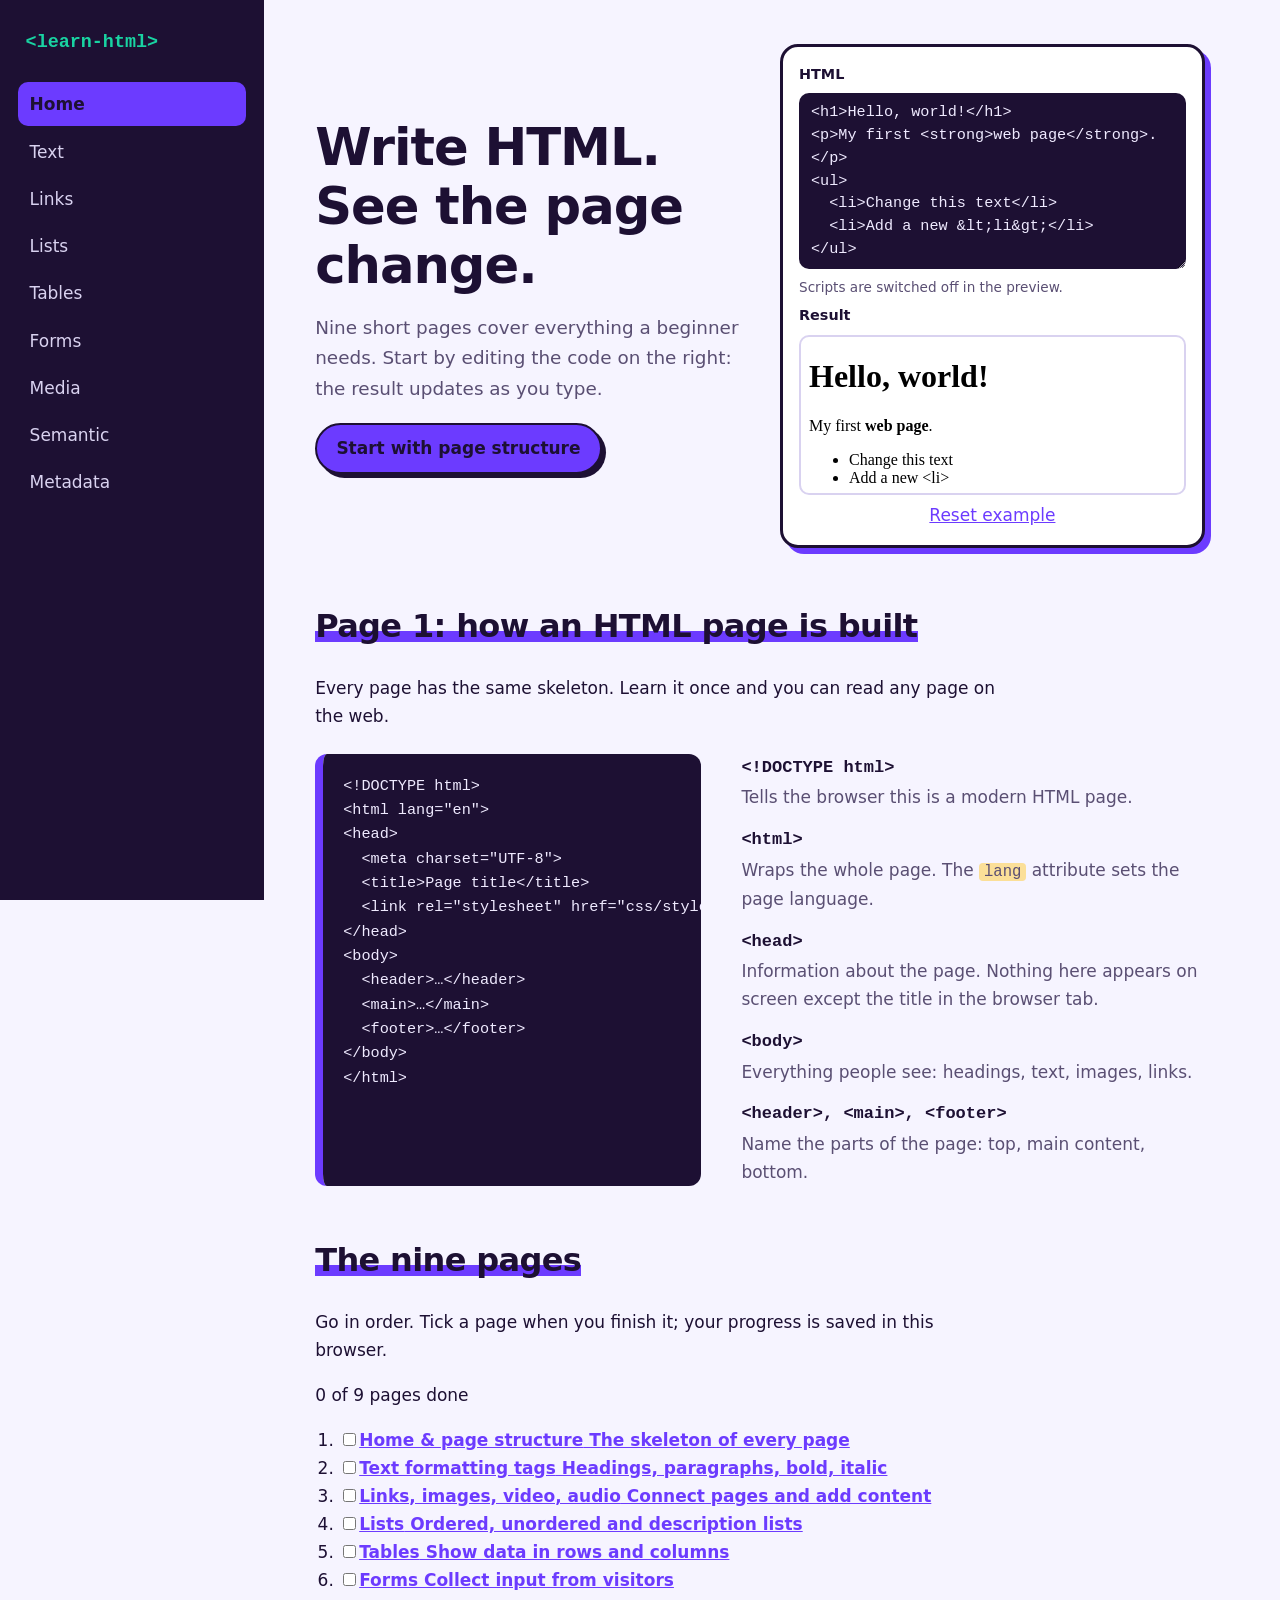
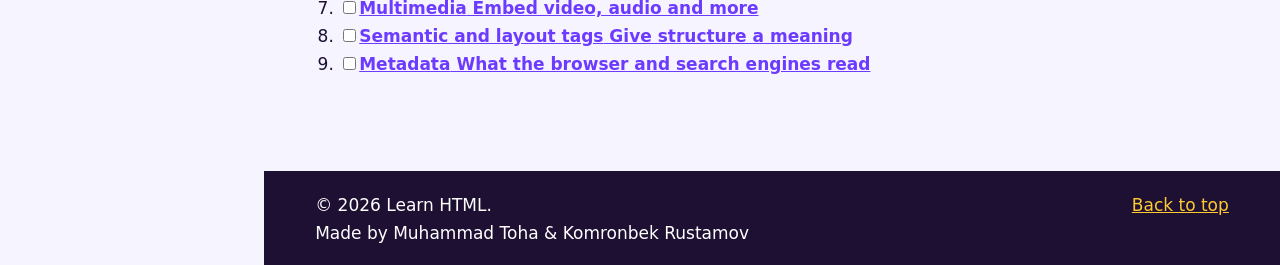
<file: index.html>
<!DOCTYPE html>
<html lang="en">
<head>
  <meta charset="UTF-8">
  <meta name="viewport" content="width=device-width, initial-scale=1.0">
  <meta name="description" content="Learn HTML step by step: text, links, lists, tables, forms, media and page layout.">
  <title>Learn HTML – Home</title>
  <link rel="stylesheet" href="css/style.css">
</head>
<body>
  <header class="site-header">
    <a class="logo" href="index.html">&lt;learn-html&gt;</a>
    <nav aria-label="Main">
      <a href="index.html" aria-current="page">Home</a>
      <a href="text.html">Text</a>
      <a href="links.html">Links</a>
      <a href="lists.html">Lists</a>
      <a href="tables.html">Tables</a>
      <a href="forms.html">Forms</a>
      <a href="media.html">Media</a>
      <a href="semantic.html">Semantic</a>
      <a href="metadata.html">Metadata</a>
    </nav>
  </header>

  <main>
    <section class="hero">
      <div class="hero-text">
        <h1>Write HTML. See the page change.</h1>
        <p>Nine short pages cover everything a beginner needs. Start by editing the code on the right: the result updates as you type.</p>
        <a class="button" href="#structure">Start with page structure</a>
      </div>

      <div class="playground">
        <label for="code">HTML</label>
        <textarea id="code" spellcheck="false" aria-describedby="hint">&lt;h1&gt;Hello, world!&lt;/h1&gt;
&lt;p&gt;My first &lt;strong&gt;web page&lt;/strong&gt;.&lt;/p&gt;
&lt;ul&gt;
  &lt;li&gt;Change this text&lt;/li&gt;
  &lt;li&gt;Add a new &amp;lt;li&amp;gt;&lt;/li&gt;
&lt;/ul&gt;</textarea>
        <p id="hint" class="hint">Scripts are switched off in the preview.</p>
        <span class="label">Result</span>
        <iframe id="preview" title="Result of your HTML" sandbox></iframe>
        <button type="button" id="reset" class="link-button">Reset example</button>
      </div>
    </section>

    <section id="structure" class="section">
      <h2>Page 1: how an HTML page is built</h2>
      <p>Every page has the same skeleton. Learn it once and you can read any page on the web.</p>

      <div class="skeleton">
        <pre><code>&lt;!DOCTYPE html&gt;
&lt;html lang="en"&gt;
&lt;head&gt;
  &lt;meta charset="UTF-8"&gt;
  &lt;title&gt;Page title&lt;/title&gt;
  &lt;link rel="stylesheet" href="css/style.css"&gt;
&lt;/head&gt;
&lt;body&gt;
  &lt;header&gt;…&lt;/header&gt;
  &lt;main&gt;…&lt;/main&gt;
  &lt;footer&gt;…&lt;/footer&gt;
&lt;/body&gt;
&lt;/html&gt;</code></pre>
        <dl>
          <dt>&lt;!DOCTYPE html&gt;</dt>
          <dd>Tells the browser this is a modern HTML page.</dd>
          <dt>&lt;html&gt;</dt>
          <dd>Wraps the whole page. The <code>lang</code> attribute sets the page language.</dd>
          <dt>&lt;head&gt;</dt>
          <dd>Information about the page. Nothing here appears on screen except the title in the browser tab.</dd>
          <dt>&lt;body&gt;</dt>
          <dd>Everything people see: headings, text, images, links.</dd>
          <dt>&lt;header&gt;, &lt;main&gt;, &lt;footer&gt;</dt>
          <dd>Name the parts of the page: top, main content, bottom.</dd>
        </dl>
      </div>
    </section>

    <section class="section">
      <h2>The nine pages</h2>
      <p>Go in order. Tick a page when you finish it; your progress is saved in this browser.</p>
      <p id="progress" class="progress" aria-live="polite"></p>
      <ol class="lessons">
        <li><label><input type="checkbox" data-page="index"><a href="index.html"><span>Home &amp; page structure</span> The skeleton of every page</a></label></li>
        <li><label><input type="checkbox" data-page="text"><a href="text.html"><span>Text formatting tags</span> Headings, paragraphs, bold, italic</a></label></li>
        <li><label><input type="checkbox" data-page="links"><a href="links.html"><span>Links, images, video, audio</span> Connect pages and add content</a></label></li>
        <li><label><input type="checkbox" data-page="lists"><a href="lists.html"><span>Lists</span> Ordered, unordered and description lists</a></label></li>
        <li><label><input type="checkbox" data-page="tables"><a href="tables.html"><span>Tables</span> Show data in rows and columns</a></label></li>
        <li><label><input type="checkbox" data-page="forms"><a href="forms.html"><span>Forms</span> Collect input from visitors</a></label></li>
        <li><label><input type="checkbox" data-page="media"><a href="media.html"><span>Multimedia</span> Embed video, audio and more</a></label></li>
        <li><label><input type="checkbox" data-page="semantic"><a href="semantic.html"><span>Semantic and layout tags</span> Give structure a meaning</a></label></li>
        <li><label><input type="checkbox" data-page="metadata"><a href="metadata.html"><span>Metadata</span> What the browser and search engines read</a></label></li>
      </ol>
    </section>
  </main>

  <footer class="site-footer">
    <p>&copy; 2026 Learn HTML. <br>
        Made by Muhammad Toha & Komronbek Rustamov</p>
    <a href="#top" onclick="window.scrollTo({top:0})">Back to top</a>
  </footer>

  <script>
    // Live preview
    var code = document.getElementById('code');
    var preview = document.getElementById('preview');
    var starter = code.value;
    function update() { preview.srcdoc = code.value; }
    code.addEventListener('input', update);
    document.getElementById('reset').addEventListener('click', function () {
      code.value = starter; update();
    });
    update();

    // Progress tracker (saved in this browser)
    var boxes = document.querySelectorAll('.lessons input');
    var out = document.getElementById('progress');
    var done = [];
    try { done = JSON.parse(localStorage.getItem('learn-html-done')) || []; } catch (e) {}
    function show() {
      var n = 0;
      boxes.forEach(function (b) { if (b.checked) n++; });
      out.textContent = n + ' of ' + boxes.length + ' pages done';
    }
    boxes.forEach(function (b) {
      b.checked = done.indexOf(b.dataset.page) !== -1;
      b.addEventListener('change', function () {
        var list = [];
        boxes.forEach(function (x) { if (x.checked) list.push(x.dataset.page); });
        try { localStorage.setItem('learn-html-done', JSON.stringify(list)); } catch (e) {}
        show();
      });
    });
    show();
  </script>
</body>
</html>
</file>
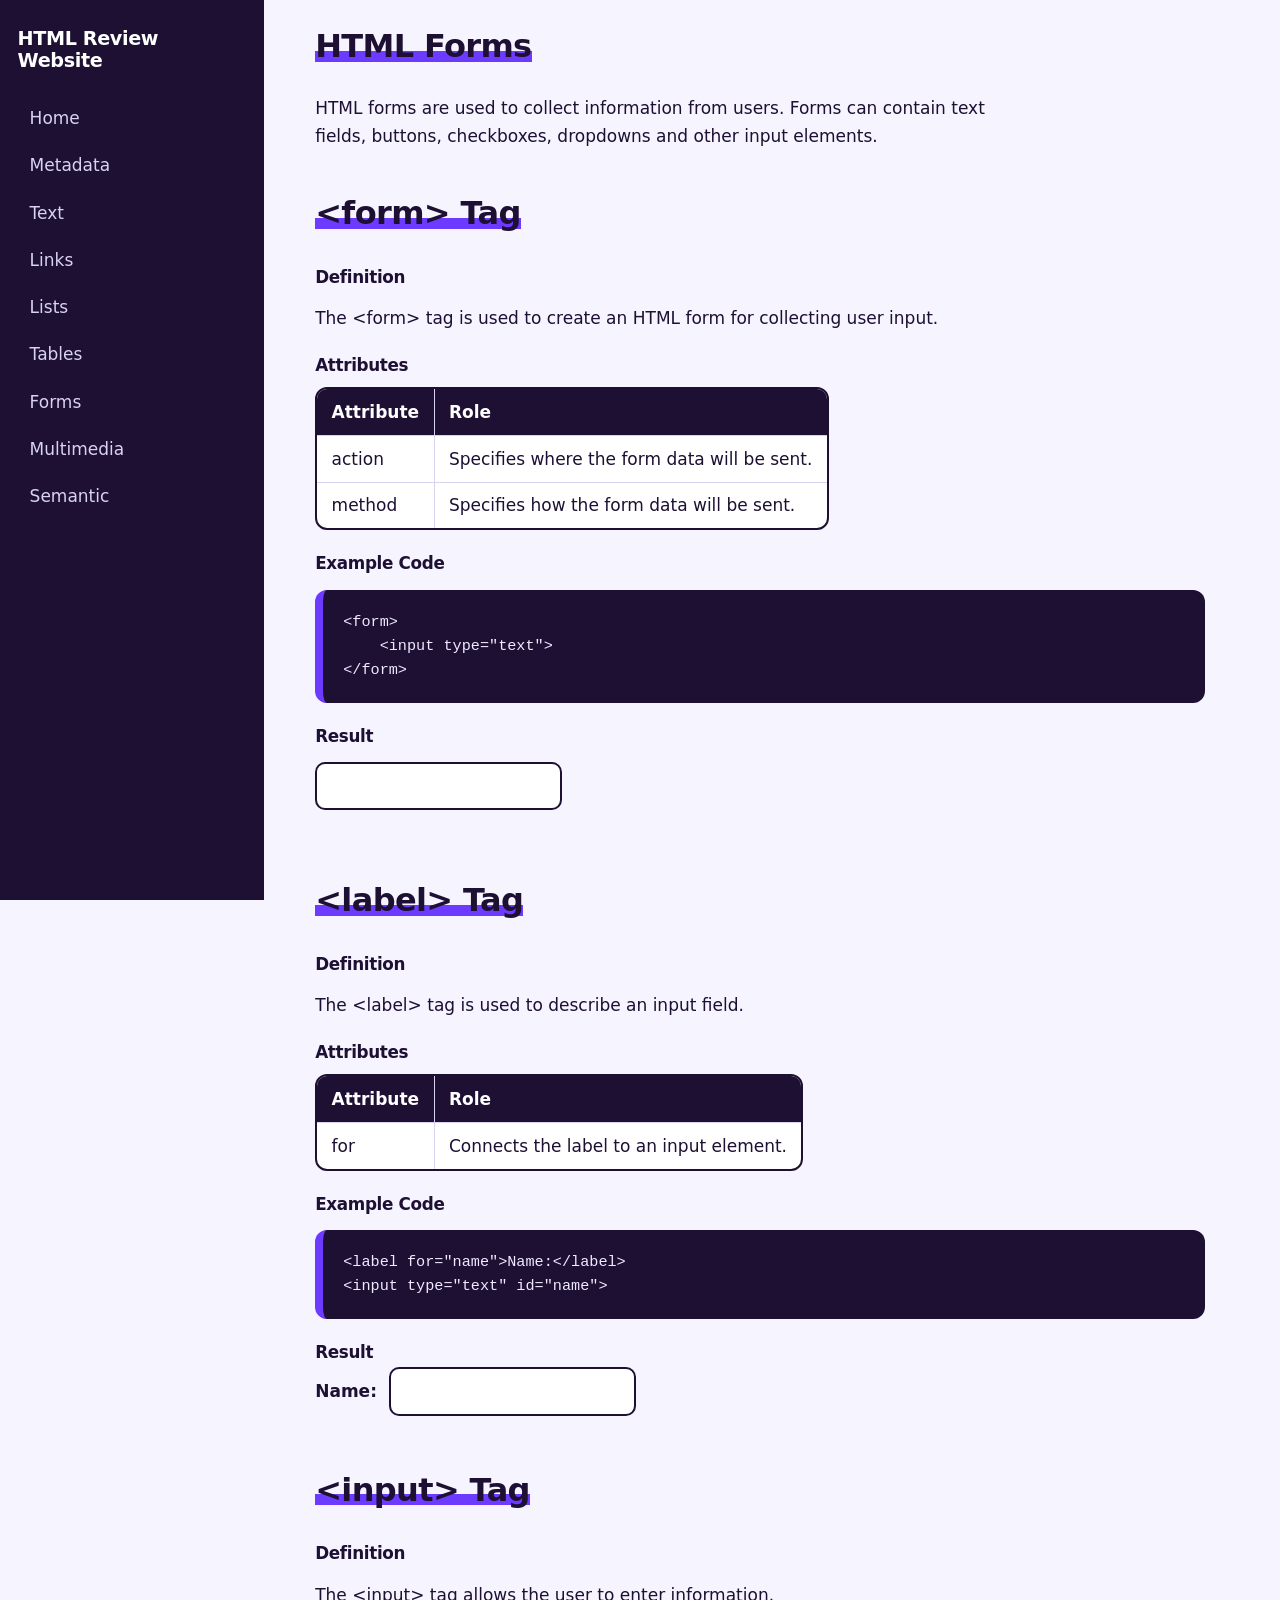
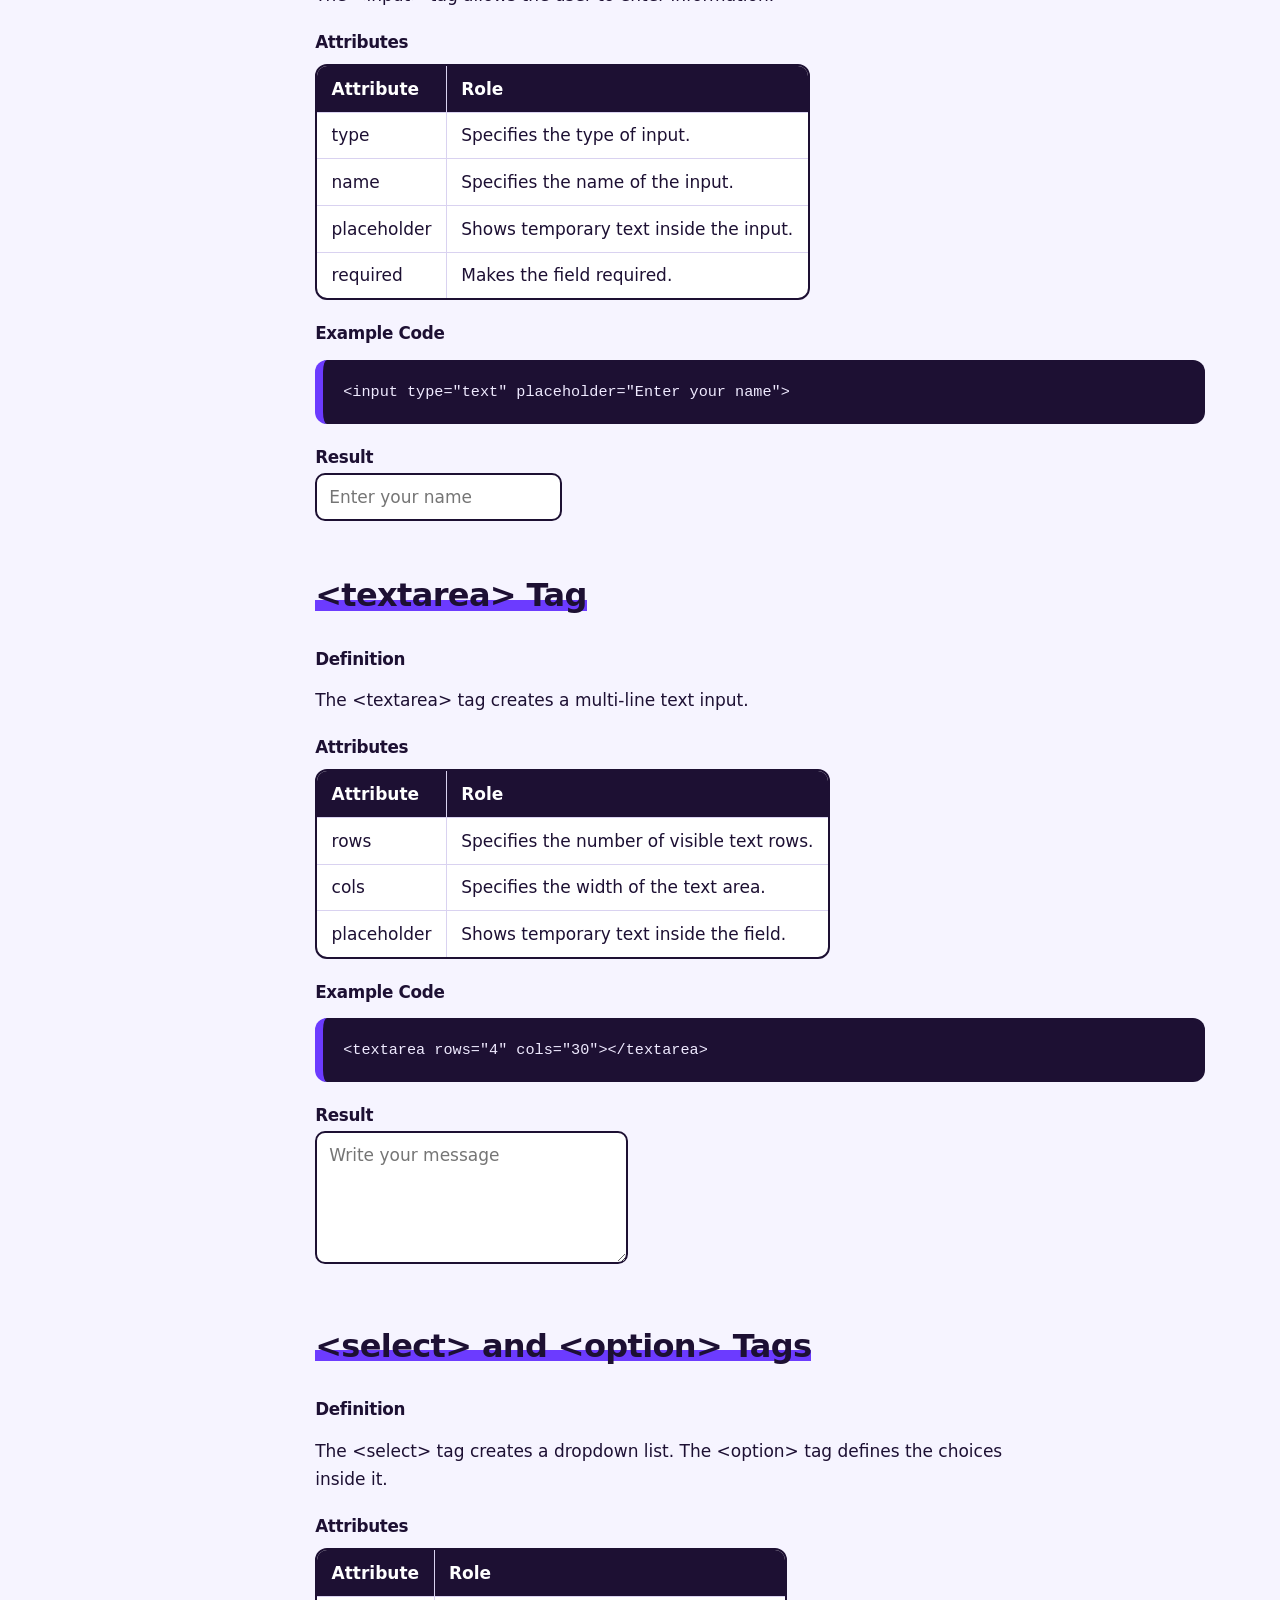
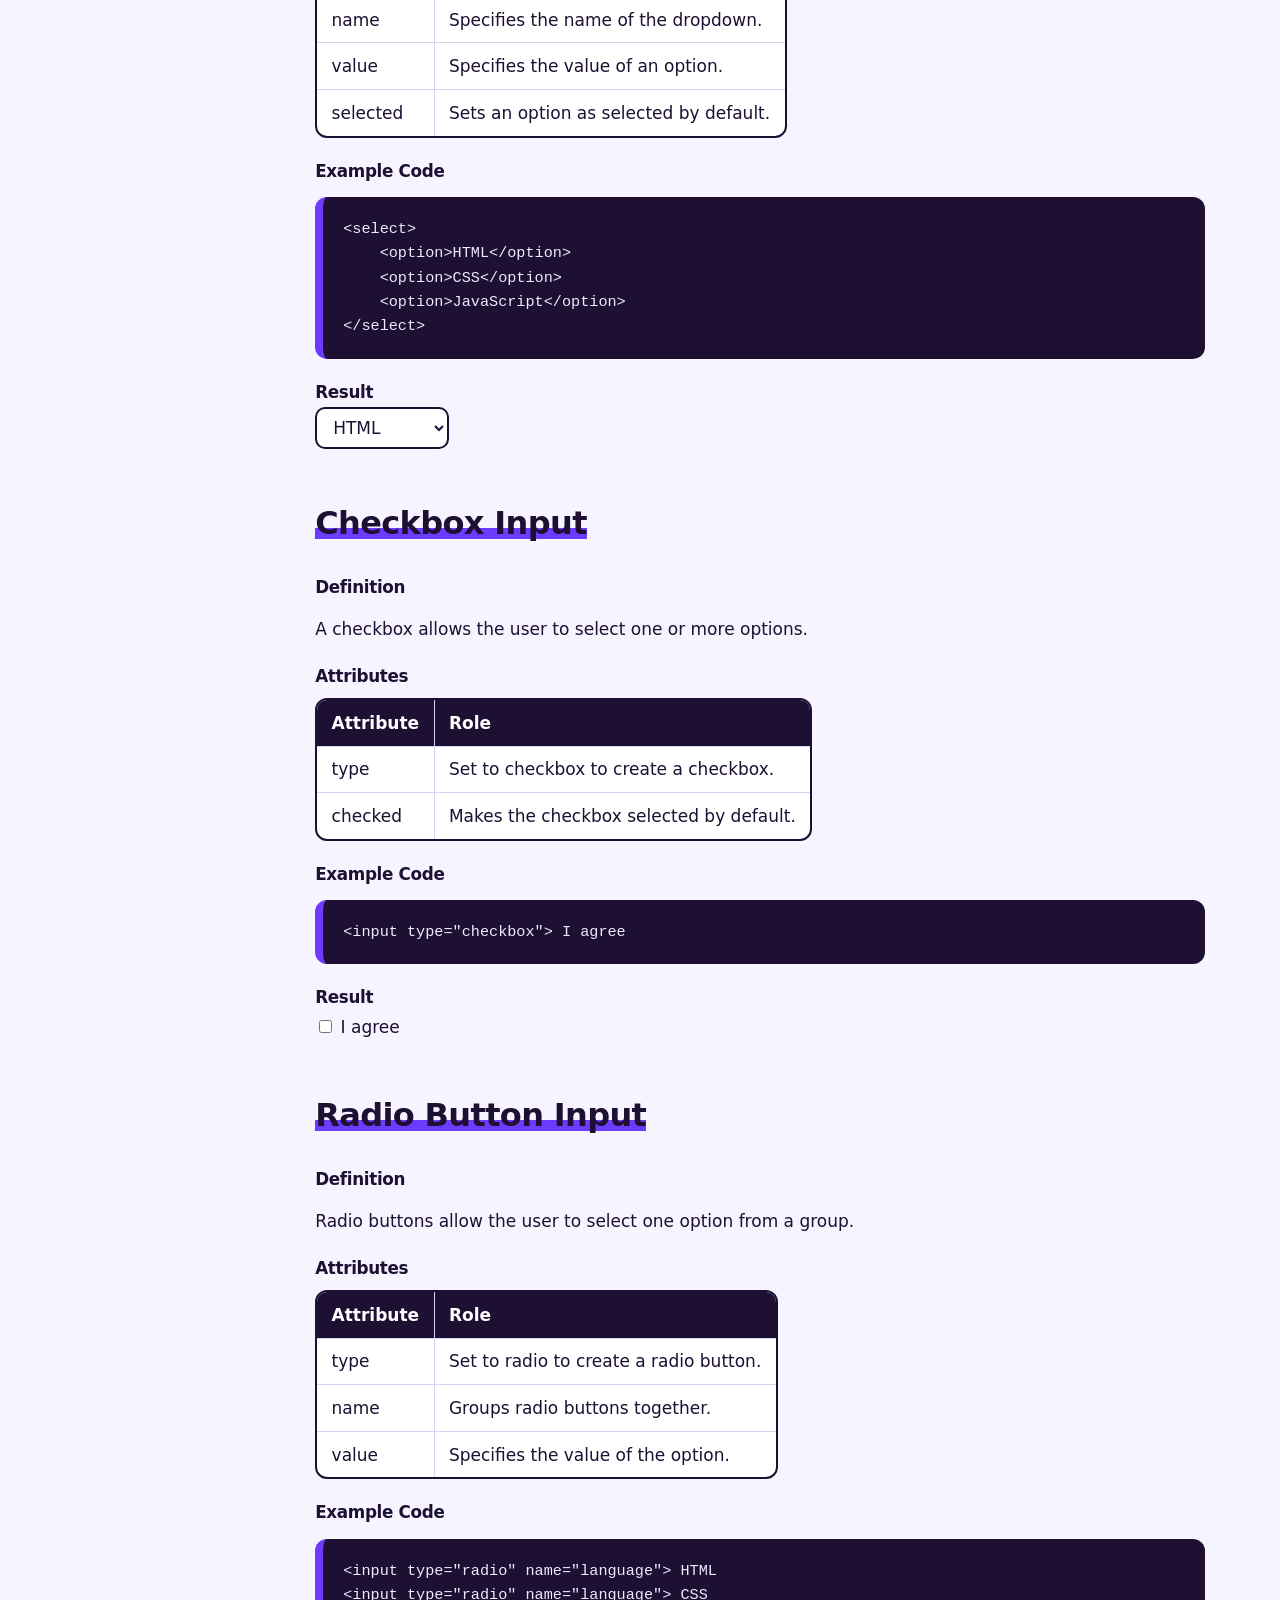
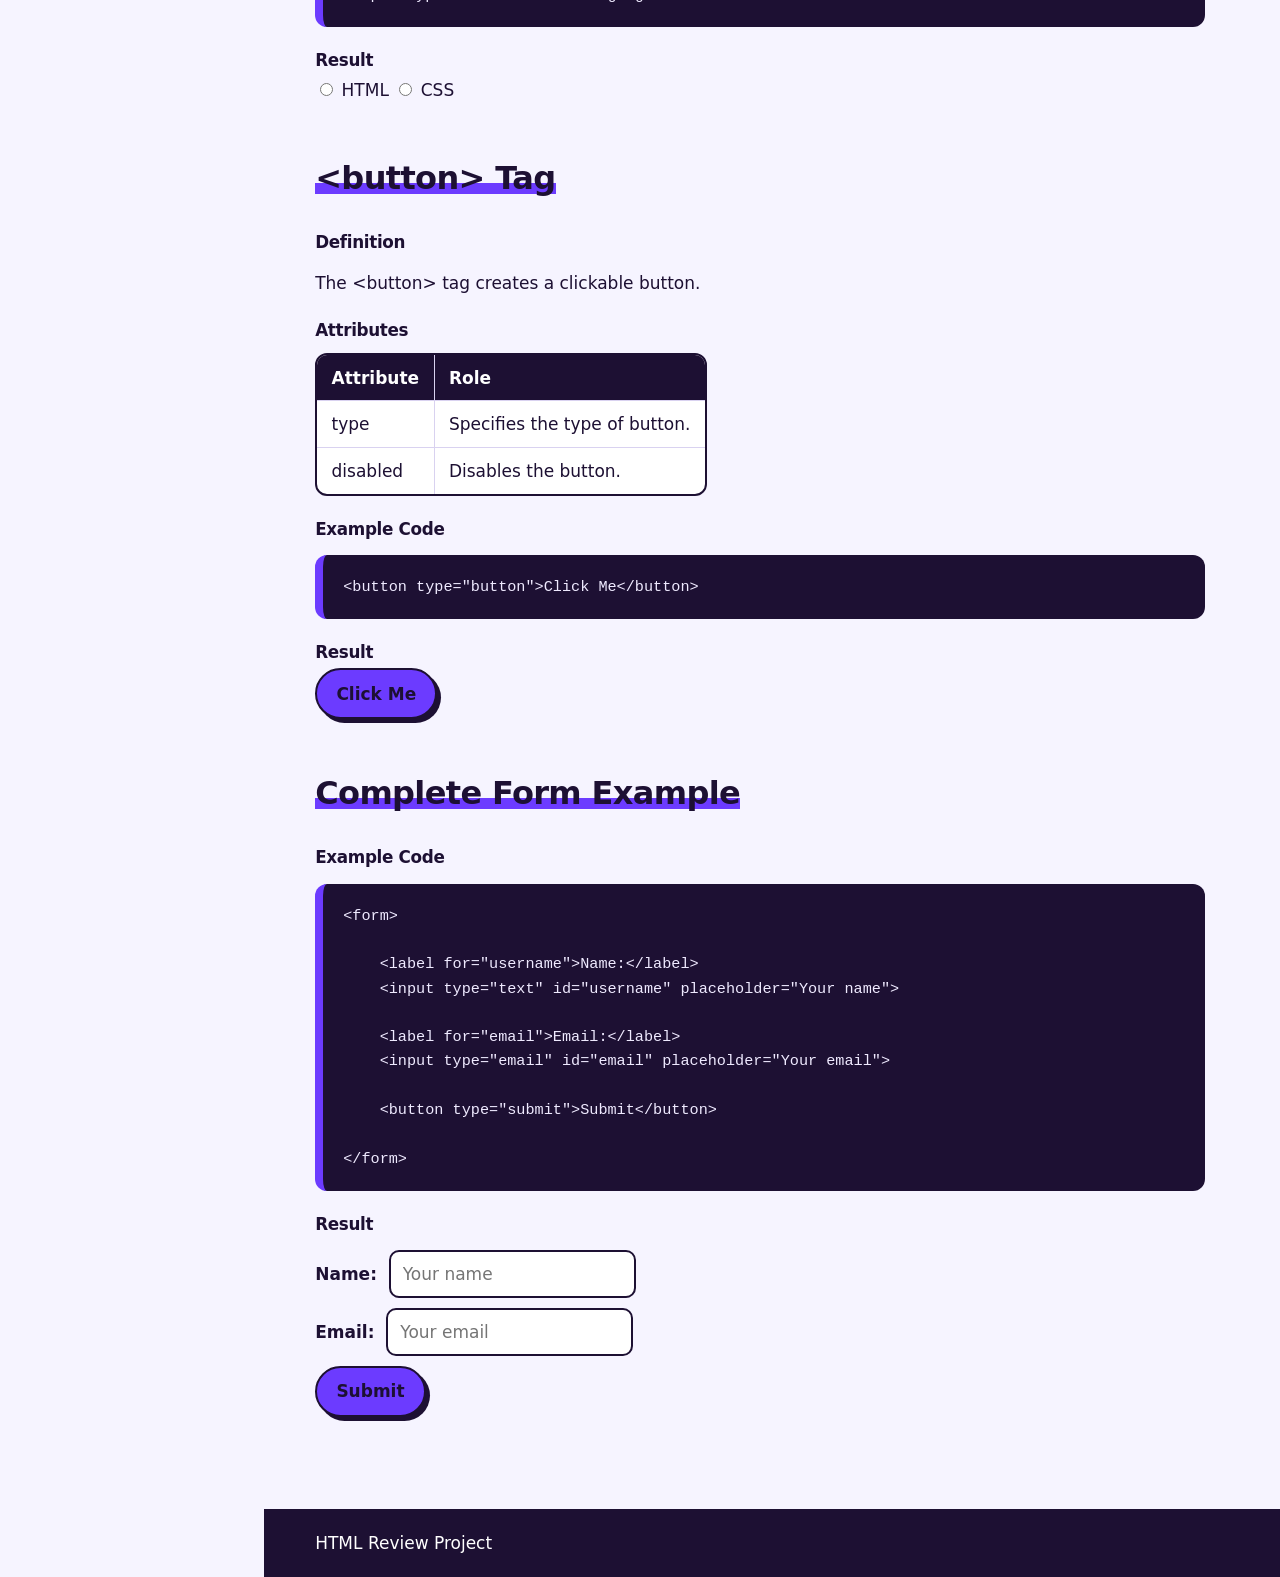
<file: forms.html>
<!DOCTYPE html>
<html lang="en">
<head>
    <meta charset="UTF-8">
    <meta name="viewport" content="width=device-width, initial-scale=1.0">
    <title>Forms - HTML Review</title>

    <link rel="stylesheet" href="css/style.css">
</head>

<body>

<header>
    <h1>HTML Review Website</h1>

    <nav>
        <a href="index.html">Home</a>
        <a href="metadata.html">Metadata</a>
        <a href="text.html">Text</a>
        <a href="links.html">Links</a>
        <a href="lists.html">Lists</a>
        <a href="tables.html">Tables</a>
        <a href="forms.html">Forms</a>
        <a href="media.html">Multimedia</a>
        <a href="semantic.html">Semantic</a>
    </nav>
</header>


<main>

    <h2>HTML Forms</h2>

    <p>
        HTML forms are used to collect information from users.
        Forms can contain text fields, buttons, checkboxes, dropdowns
        and other input elements.
    </p>


    <!-- FORM TAG -->

    <section>
        <h2>&lt;form&gt; Tag</h2>

        <h3>Definition</h3>

        <p>
            The &lt;form&gt; tag is used to create an HTML form
            for collecting user input.
        </p>

        <h3>Attributes</h3>

        <table>
            <tr>
                <th>Attribute</th>
                <th>Role</th>
            </tr>

            <tr>
                <td>action</td>
                <td>Specifies where the form data will be sent.</td>
            </tr>

            <tr>
                <td>method</td>
                <td>Specifies how the form data will be sent.</td>
            </tr>
        </table>

        <h3>Example Code</h3>

        <pre><code>&lt;form&gt;
    &lt;input type="text"&gt;
&lt;/form&gt;</code></pre>

        <h3>Result</h3>

        <form>
            <input type="text">
        </form>

    </section>


    <!-- LABEL TAG -->

    <section>
        <h2>&lt;label&gt; Tag</h2>

        <h3>Definition</h3>

        <p>
            The &lt;label&gt; tag is used to describe an input field.
        </p>

        <h3>Attributes</h3>

        <table>
            <tr>
                <th>Attribute</th>
                <th>Role</th>
            </tr>

            <tr>
                <td>for</td>
                <td>Connects the label to an input element.</td>
            </tr>
        </table>

        <h3>Example Code</h3>

        <pre><code>&lt;label for="name"&gt;Name:&lt;/label&gt;
&lt;input type="text" id="name"&gt;</code></pre>

        <h3>Result</h3>

        <label for="name">Name:</label>
        <input type="text" id="name">

    </section>


    <!-- INPUT TAG -->

    <section>
        <h2>&lt;input&gt; Tag</h2>

        <h3>Definition</h3>

        <p>
            The &lt;input&gt; tag allows the user to enter information.
        </p>

        <h3>Attributes</h3>

        <table>
            <tr>
                <th>Attribute</th>
                <th>Role</th>
            </tr>

            <tr>
                <td>type</td>
                <td>Specifies the type of input.</td>
            </tr>

            <tr>
                <td>name</td>
                <td>Specifies the name of the input.</td>
            </tr>

            <tr>
                <td>placeholder</td>
                <td>Shows temporary text inside the input.</td>
            </tr>

            <tr>
                <td>required</td>
                <td>Makes the field required.</td>
            </tr>
        </table>

        <h3>Example Code</h3>

        <pre><code>&lt;input type="text" placeholder="Enter your name"&gt;</code></pre>

        <h3>Result</h3>

        <input type="text" placeholder="Enter your name">

    </section>


    <!-- TEXTAREA TAG -->

    <section>
        <h2>&lt;textarea&gt; Tag</h2>

        <h3>Definition</h3>

        <p>
            The &lt;textarea&gt; tag creates a multi-line text input.
        </p>

        <h3>Attributes</h3>

        <table>
            <tr>
                <th>Attribute</th>
                <th>Role</th>
            </tr>

            <tr>
                <td>rows</td>
                <td>Specifies the number of visible text rows.</td>
            </tr>

            <tr>
                <td>cols</td>
                <td>Specifies the width of the text area.</td>
            </tr>

            <tr>
                <td>placeholder</td>
                <td>Shows temporary text inside the field.</td>
            </tr>
        </table>

        <h3>Example Code</h3>

        <pre><code>&lt;textarea rows="4" cols="30"&gt;&lt;/textarea&gt;</code></pre>

        <h3>Result</h3>

        <textarea rows="4" cols="30" placeholder="Write your message"></textarea>

    </section>


    <!-- SELECT TAG -->

    <section>
        <h2>&lt;select&gt; and &lt;option&gt; Tags</h2>

        <h3>Definition</h3>

        <p>
            The &lt;select&gt; tag creates a dropdown list.
            The &lt;option&gt; tag defines the choices inside it.
        </p>

        <h3>Attributes</h3>

        <table>
            <tr>
                <th>Attribute</th>
                <th>Role</th>
            </tr>

            <tr>
                <td>name</td>
                <td>Specifies the name of the dropdown.</td>
            </tr>

            <tr>
                <td>value</td>
                <td>Specifies the value of an option.</td>
            </tr>

            <tr>
                <td>selected</td>
                <td>Sets an option as selected by default.</td>
            </tr>
        </table>

        <h3>Example Code</h3>

        <pre><code>&lt;select&gt;
    &lt;option&gt;HTML&lt;/option&gt;
    &lt;option&gt;CSS&lt;/option&gt;
    &lt;option&gt;JavaScript&lt;/option&gt;
&lt;/select&gt;</code></pre>

        <h3>Result</h3>

        <select>
            <option>HTML</option>
            <option>CSS</option>
            <option>JavaScript</option>
        </select>

    </section>


    <!-- CHECKBOX -->

    <section>
        <h2>Checkbox Input</h2>

        <h3>Definition</h3>

        <p>
            A checkbox allows the user to select one or more options.
        </p>

        <h3>Attributes</h3>

        <table>
            <tr>
                <th>Attribute</th>
                <th>Role</th>
            </tr>

            <tr>
                <td>type</td>
                <td>Set to checkbox to create a checkbox.</td>
            </tr>

            <tr>
                <td>checked</td>
                <td>Makes the checkbox selected by default.</td>
            </tr>
        </table>

        <h3>Example Code</h3>

        <pre><code>&lt;input type="checkbox"&gt; I agree</code></pre>

        <h3>Result</h3>

        <input type="checkbox"> I agree

    </section>


    <!-- RADIO BUTTON -->

    <section>
        <h2>Radio Button Input</h2>

        <h3>Definition</h3>

        <p>
            Radio buttons allow the user to select one option
            from a group.
        </p>

        <h3>Attributes</h3>

        <table>
            <tr>
                <th>Attribute</th>
                <th>Role</th>
            </tr>

            <tr>
                <td>type</td>
                <td>Set to radio to create a radio button.</td>
            </tr>

            <tr>
                <td>name</td>
                <td>Groups radio buttons together.</td>
            </tr>

            <tr>
                <td>value</td>
                <td>Specifies the value of the option.</td>
            </tr>
        </table>

        <h3>Example Code</h3>

        <pre><code>&lt;input type="radio" name="language"&gt; HTML
&lt;input type="radio" name="language"&gt; CSS</code></pre>

        <h3>Result</h3>

        <input type="radio" name="language"> HTML
        <input type="radio" name="language"> CSS

    </section>


    <!-- BUTTON TAG -->

    <section>
        <h2>&lt;button&gt; Tag</h2>

        <h3>Definition</h3>

        <p>
            The &lt;button&gt; tag creates a clickable button.
        </p>

        <h3>Attributes</h3>

        <table>
            <tr>
                <th>Attribute</th>
                <th>Role</th>
            </tr>

            <tr>
                <td>type</td>
                <td>Specifies the type of button.</td>
            </tr>

            <tr>
                <td>disabled</td>
                <td>Disables the button.</td>
            </tr>
        </table>

        <h3>Example Code</h3>

        <pre><code>&lt;button type="button"&gt;Click Me&lt;/button&gt;</code></pre>

        <h3>Result</h3>

        <button type="button">Click Me</button>

    </section>


    <!-- COMPLETE FORM -->

    <section>
        <h2>Complete Form Example</h2>

        <h3>Example Code</h3>

        <pre><code>&lt;form&gt;

    &lt;label for="username"&gt;Name:&lt;/label&gt;
    &lt;input type="text" id="username" placeholder="Your name"&gt;

    &lt;label for="email"&gt;Email:&lt;/label&gt;
    &lt;input type="email" id="email" placeholder="Your email"&gt;

    &lt;button type="submit"&gt;Submit&lt;/button&gt;

&lt;/form&gt;</code></pre>

        <h3>Result</h3>

        <form>

            <p>
                <label for="username">Name:</label>
                <input type="text" id="username" placeholder="Your name">
            </p>

            <p>
                <label for="email">Email:</label>
                <input type="email" id="email" placeholder="Your email">
            </p>

            <button type="submit">Submit</button>

        </form>

    </section>

</main>


<footer>
    <p>HTML Review Project</p>
</footer>

</body>
</html>
</file>
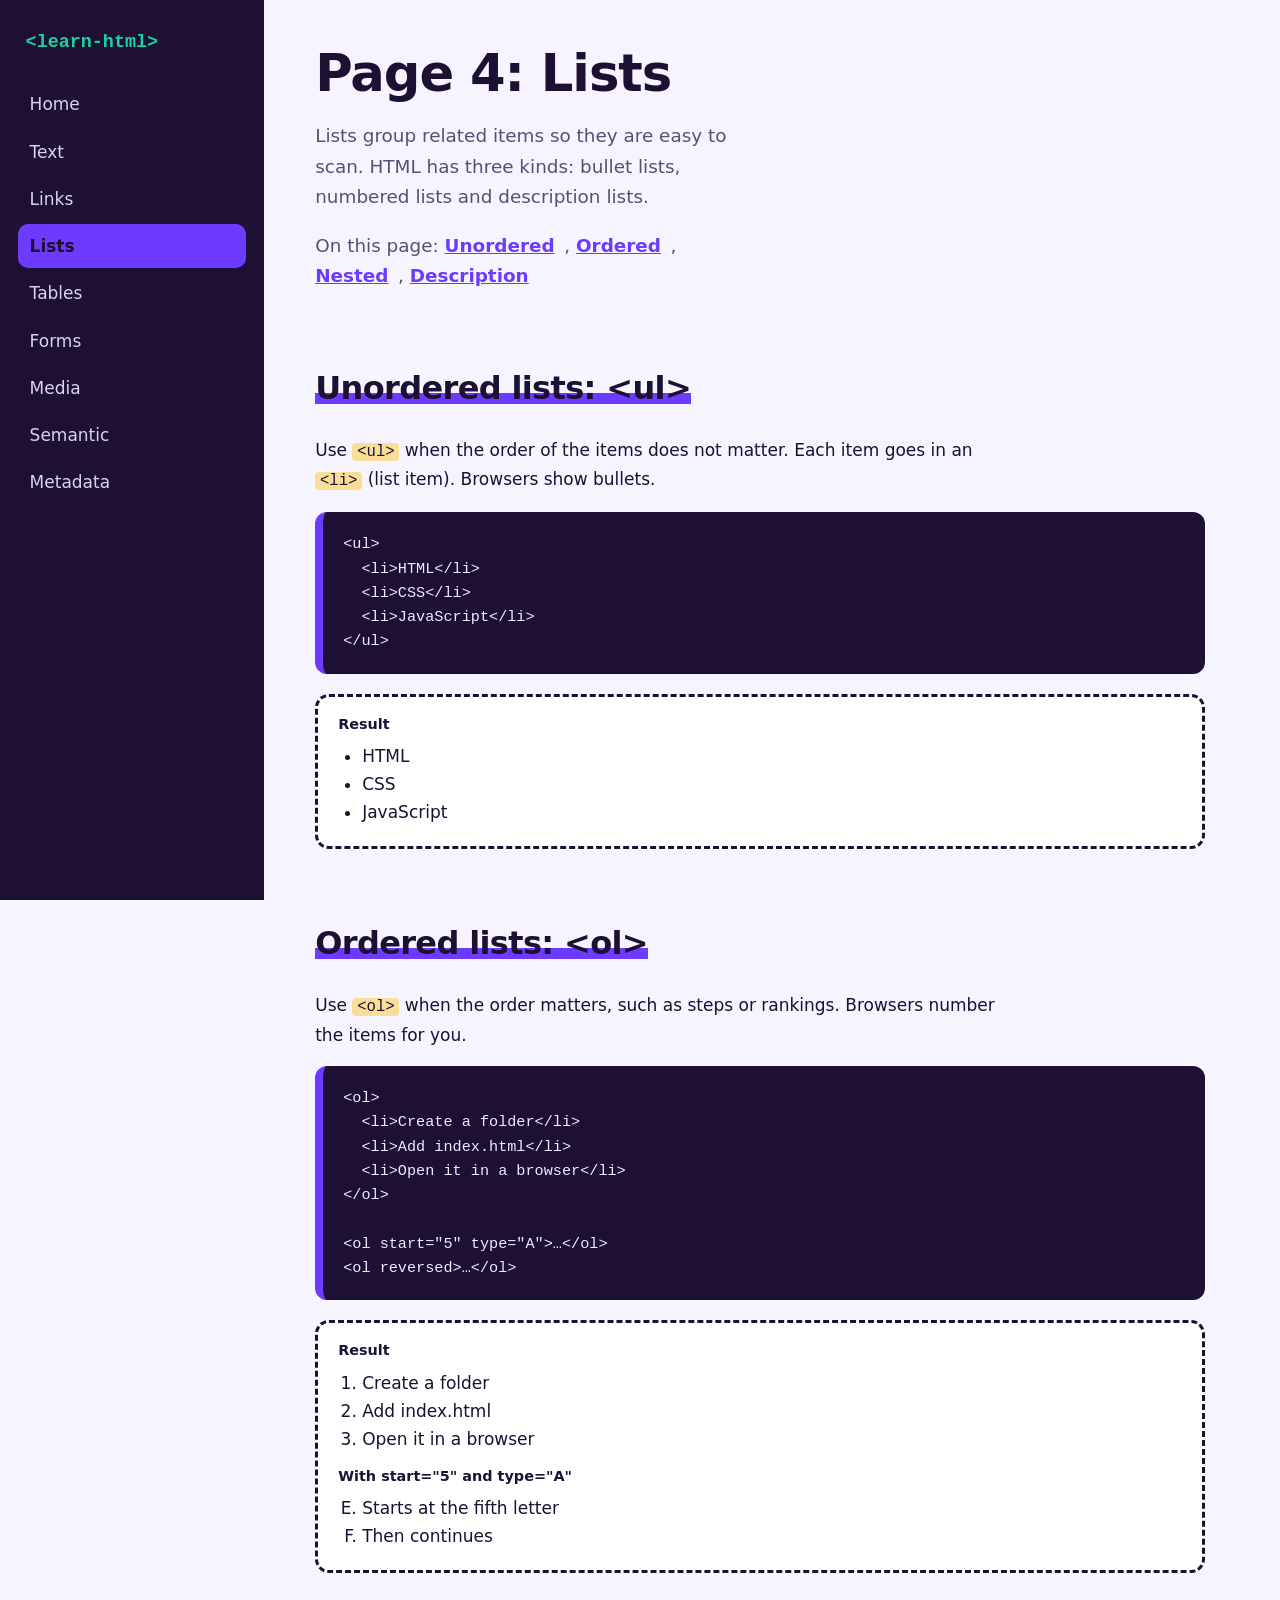
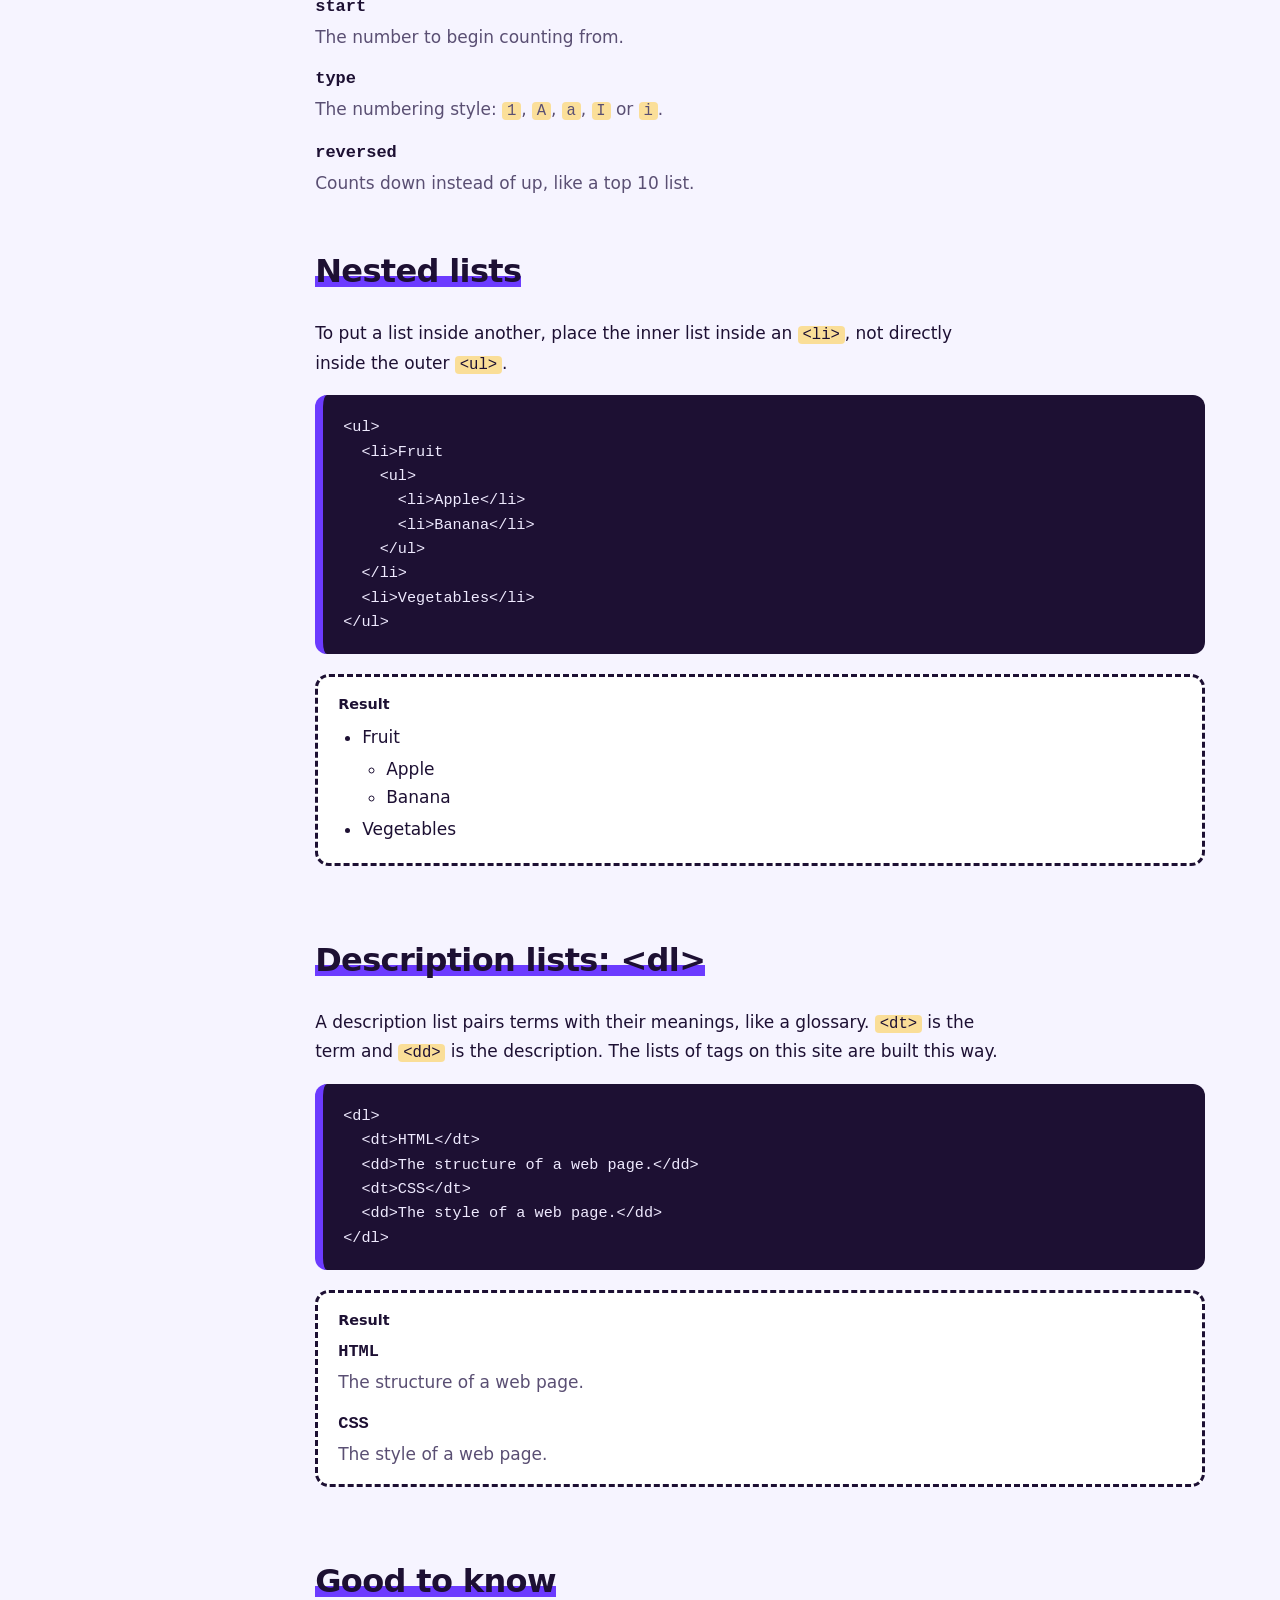
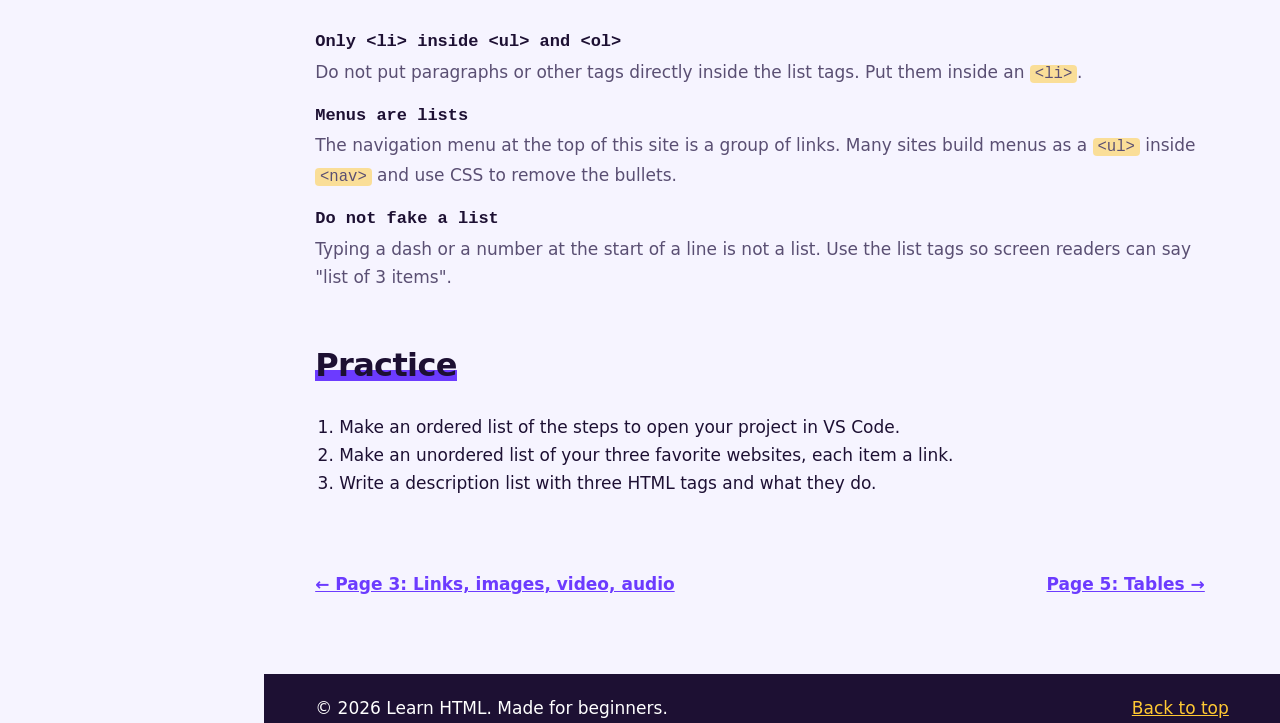
<file: lists.html>
<!DOCTYPE html>
<html lang="en">
<head>
  <meta charset="UTF-8">
  <meta name="viewport" content="width=device-width, initial-scale=1.0">
  <meta name="description" content="Learn HTML lists: unordered lists, ordered lists, nested lists and description lists.">
  <meta name="author" content="Learn HTML">
  <title>Lists – Learn HTML</title>
  <link rel="stylesheet" href="css/style.css">
</head>
<body id="top">
  <header class="site-header">
    <a class="logo" href="index.html">&lt;learn-html&gt;</a>
    <nav aria-label="Main">
      <a href="index.html">Home</a>
      <a href="text.html">Text</a>
      <a href="links.html">Links</a>
      <a href="lists.html" aria-current="page">Lists</a>
      <a href="tables.html">Tables</a>
      <a href="forms.html">Forms</a>
      <a href="media.html">Media</a>
      <a href="semantic.html">Semantic</a>
      <a href="metadata.html">Metadata</a>
    </nav>
  </header>

  <main>
    <section class="hero page-intro">
      <div class="hero-text">
        <h1>Page 4: Lists</h1>
        <p>Lists group related items so they are easy to scan. HTML has three kinds: bullet lists, numbered lists and description lists.</p>
        <p class="jump">On this page: <a href="#ul">Unordered</a>, <a href="#ol">Ordered</a>, <a href="#nested">Nested</a>, <a href="#dl">Description</a></p>
      </div>
    </section>

    <section id="ul" class="section">
      <h2>Unordered lists: &lt;ul&gt;</h2>
      <p>Use <code>&lt;ul&gt;</code> when the order of the items does not matter. Each item goes in an <code>&lt;li&gt;</code> (list item). Browsers show bullets.</p>
      <pre><code>&lt;ul&gt;
  &lt;li&gt;HTML&lt;/li&gt;
  &lt;li&gt;CSS&lt;/li&gt;
  &lt;li&gt;JavaScript&lt;/li&gt;
&lt;/ul&gt;</code></pre>
      <div class="demo">
        <p class="demo-label">Result</p>
        <ul>
          <li>HTML</li>
          <li>CSS</li>
          <li>JavaScript</li>
        </ul>
      </div>
    </section>

    <section id="ol" class="section">
      <h2>Ordered lists: &lt;ol&gt;</h2>
      <p>Use <code>&lt;ol&gt;</code> when the order matters, such as steps or rankings. Browsers number the items for you.</p>
      <pre><code>&lt;ol&gt;
  &lt;li&gt;Create a folder&lt;/li&gt;
  &lt;li&gt;Add index.html&lt;/li&gt;
  &lt;li&gt;Open it in a browser&lt;/li&gt;
&lt;/ol&gt;

&lt;ol start="5" type="A"&gt;…&lt;/ol&gt;
&lt;ol reversed&gt;…&lt;/ol&gt;</code></pre>
      <div class="demo">
        <p class="demo-label">Result</p>
        <ol>
          <li>Create a folder</li>
          <li>Add index.html</li>
          <li>Open it in a browser</li>
        </ol>
        <p class="demo-label">With start="5" and type="A"</p>
        <ol start="5" type="A">
          <li>Starts at the fifth letter</li>
          <li>Then continues</li>
        </ol>
      </div>
      <dl>
        <dt>start</dt>
        <dd>The number to begin counting from.</dd>
        <dt>type</dt>
        <dd>The numbering style: <code>1</code>, <code>A</code>, <code>a</code>, <code>I</code> or <code>i</code>.</dd>
        <dt>reversed</dt>
        <dd>Counts down instead of up, like a top 10 list.</dd>
      </dl>
    </section>

    <section id="nested" class="section">
      <h2>Nested lists</h2>
      <p>To put a list inside another, place the inner list inside an <code>&lt;li&gt;</code>, not directly inside the outer <code>&lt;ul&gt;</code>.</p>
      <pre><code>&lt;ul&gt;
  &lt;li&gt;Fruit
    &lt;ul&gt;
      &lt;li&gt;Apple&lt;/li&gt;
      &lt;li&gt;Banana&lt;/li&gt;
    &lt;/ul&gt;
  &lt;/li&gt;
  &lt;li&gt;Vegetables&lt;/li&gt;
&lt;/ul&gt;</code></pre>
      <div class="demo">
        <p class="demo-label">Result</p>
        <ul>
          <li>Fruit
            <ul>
              <li>Apple</li>
              <li>Banana</li>
            </ul>
          </li>
          <li>Vegetables</li>
        </ul>
      </div>
    </section>

    <section id="dl" class="section">
      <h2>Description lists: &lt;dl&gt;</h2>
      <p>A description list pairs terms with their meanings, like a glossary. <code>&lt;dt&gt;</code> is the term and <code>&lt;dd&gt;</code> is the description. The lists of tags on this site are built this way.</p>
      <pre><code>&lt;dl&gt;
  &lt;dt&gt;HTML&lt;/dt&gt;
  &lt;dd&gt;The structure of a web page.&lt;/dd&gt;
  &lt;dt&gt;CSS&lt;/dt&gt;
  &lt;dd&gt;The style of a web page.&lt;/dd&gt;
&lt;/dl&gt;</code></pre>
      <div class="demo">
        <p class="demo-label">Result</p>
        <dl>
          <dt>HTML</dt>
          <dd>The structure of a web page.</dd>
          <dt>CSS</dt>
          <dd>The style of a web page.</dd>
        </dl>
      </div>
    </section>

    <section class="section">
      <h2>Good to know</h2>
      <dl>
        <dt>Only &lt;li&gt; inside &lt;ul&gt; and &lt;ol&gt;</dt>
        <dd>Do not put paragraphs or other tags directly inside the list tags. Put them inside an <code>&lt;li&gt;</code>.</dd>
        <dt>Menus are lists</dt>
        <dd>The navigation menu at the top of this site is a group of links. Many sites build menus as a <code>&lt;ul&gt;</code> inside <code>&lt;nav&gt;</code> and use CSS to remove the bullets.</dd>
        <dt>Do not fake a list</dt>
        <dd>Typing a dash or a number at the start of a line is not a list. Use the list tags so screen readers can say "list of 3 items".</dd>
      </dl>
    </section>

    <section class="section">
      <h2>Practice</h2>
      <ol class="steps">
        <li>Make an ordered list of the steps to open your project in VS Code.</li>
        <li>Make an unordered list of your three favorite websites, each item a link.</li>
        <li>Write a description list with three HTML tags and what they do.</li>
      </ol>
    </section>

    <section class="section pager">
      <a href="links.html">&larr; Page 3: Links, images, video, audio</a>
      <a href="tables.html">Page 5: Tables &rarr;</a>
    </section>
  </main>

  <footer class="site-footer">
    <p>&copy; 2026 Learn HTML. Made for beginners.</p>
    <a href="#top">Back to top</a>
  </footer>
</body>
</html>
</file>
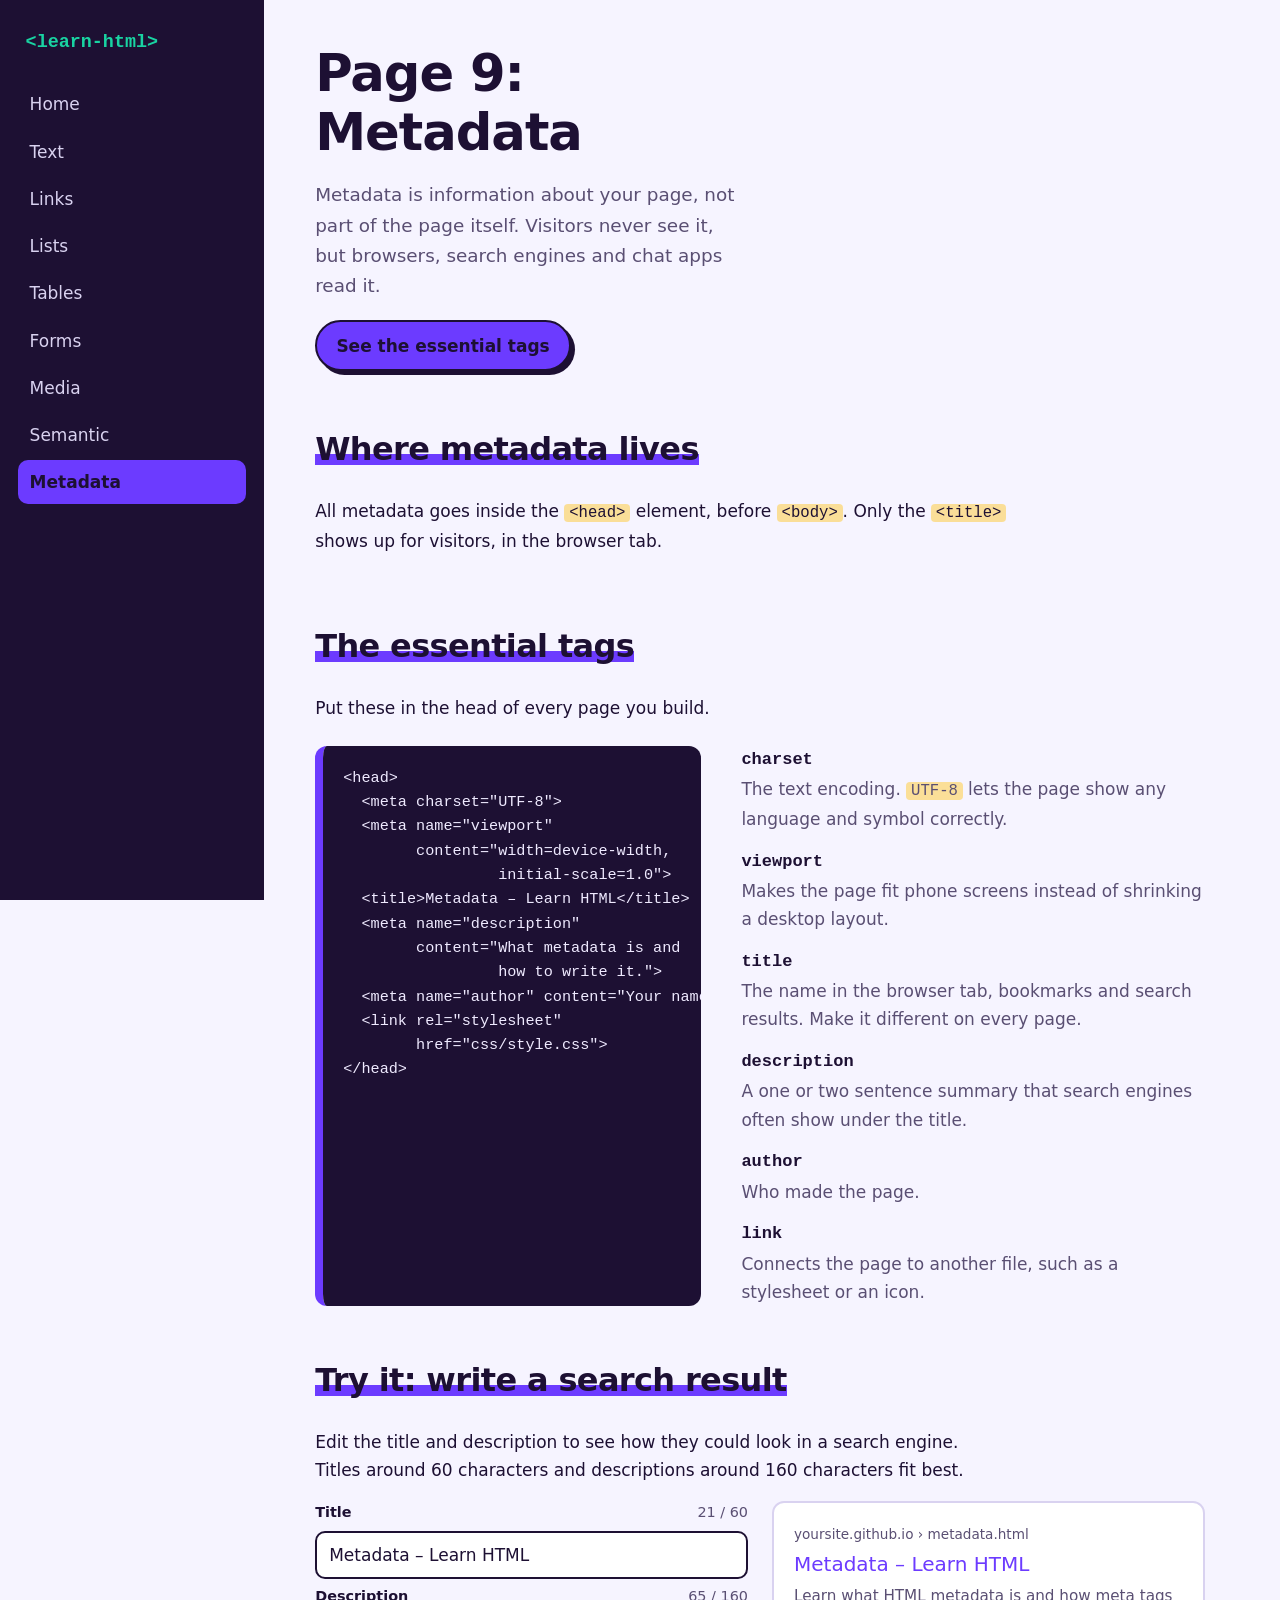
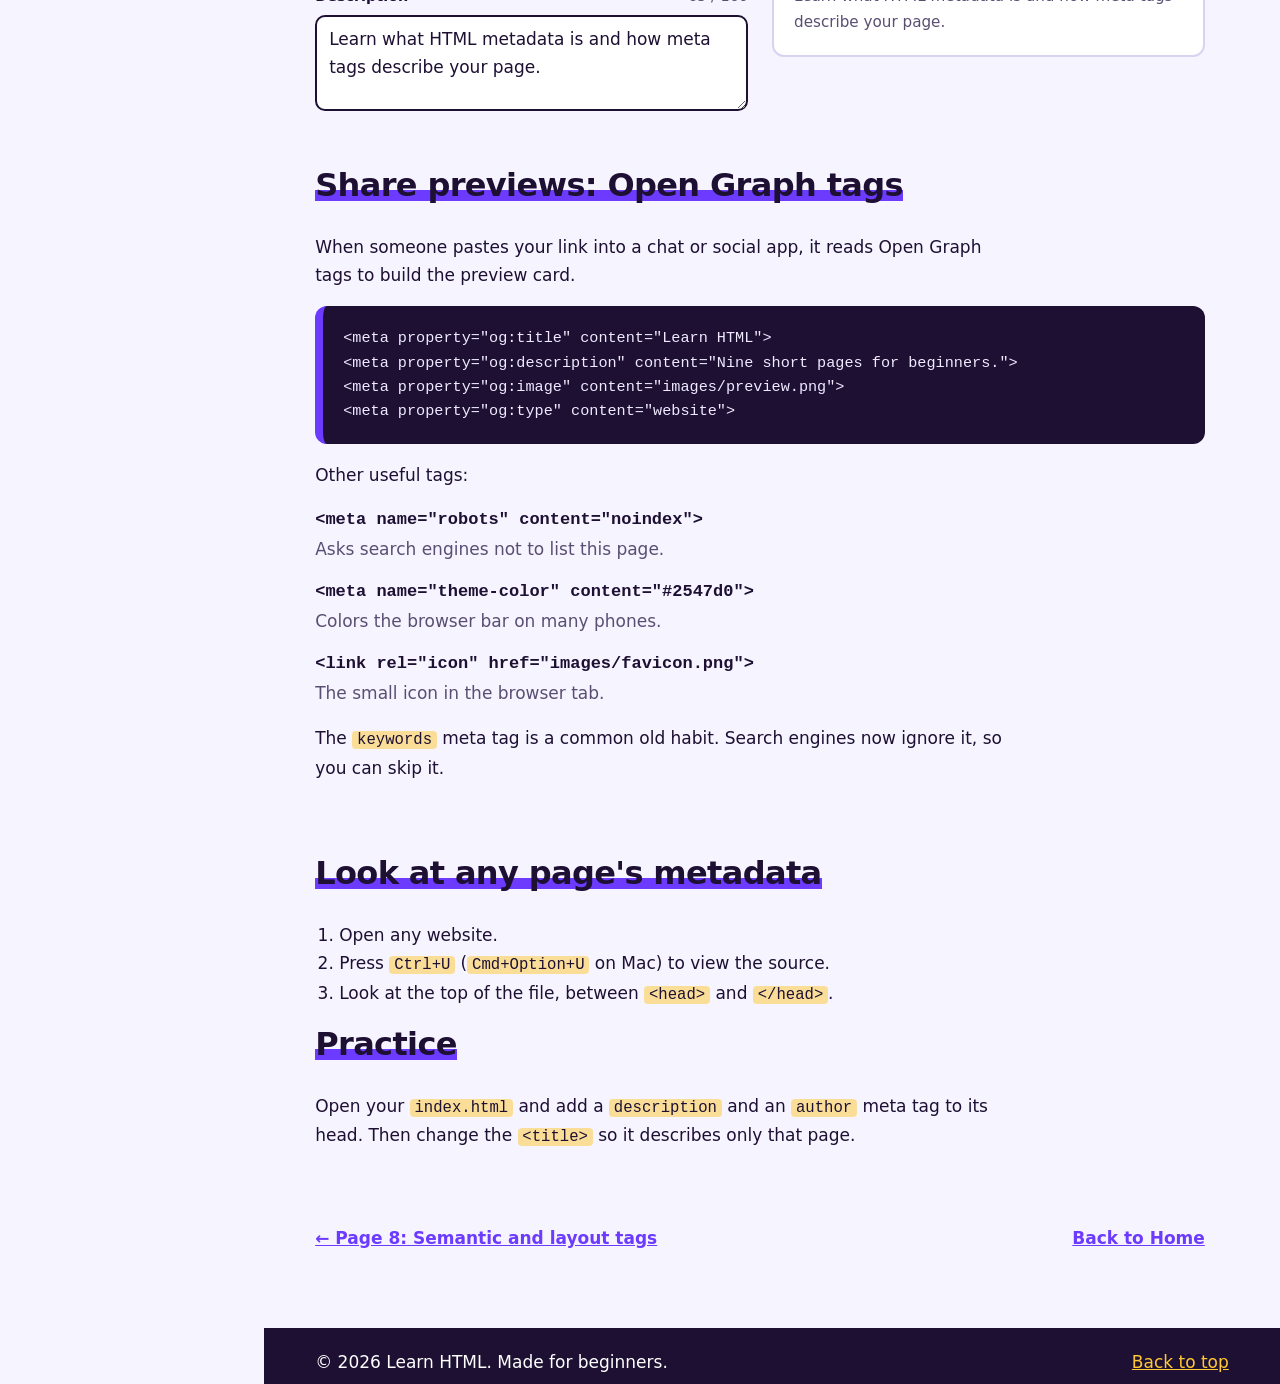
<file: metadata.html>
<!DOCTYPE html>
<html lang="en">
<head>
  <meta charset="UTF-8">
  <meta name="viewport" content="width=device-width, initial-scale=1.0">
  <meta name="description" content="Learn what HTML metadata is and how the head, meta tags and Open Graph tags describe your page.">
  <meta name="author" content="Learn HTML">
  <title>Metadata – Learn HTML</title>
  <link rel="stylesheet" href="css/style.css">
</head>
<body>
  <header class="site-header">
    <a class="logo" href="index.html">&lt;learn-html&gt;</a>
    <nav aria-label="Main">
      <a href="index.html">Home</a>
      <a href="text.html">Text</a>
      <a href="links.html">Links</a>
      <a href="lists.html">Lists</a>
      <a href="tables.html">Tables</a>
      <a href="forms.html">Forms</a>
      <a href="media.html">Media</a>
      <a href="semantic.html">Semantic</a>
      <a href="metadata.html" aria-current="page">Metadata</a>
    </nav>
  </header>

  <main>
    <section class="hero page-intro">
      <div class="hero-text">
        <h1>Page 9: Metadata</h1>
        <p>Metadata is information about your page, not part of the page itself. Visitors never see it, but browsers, search engines and chat apps read it.</p>
        <a class="button" href="#essentials">See the essential tags</a>
      </div>
    </section>

    <section class="section">
      <h2>Where metadata lives</h2>
      <p>All metadata goes inside the <code>&lt;head&gt;</code> element, before <code>&lt;body&gt;</code>. Only the <code>&lt;title&gt;</code> shows up for visitors, in the browser tab.</p>
    </section>

    <section id="essentials" class="section">
      <h2>The essential tags</h2>
      <p>Put these in the head of every page you build.</p>

      <div class="skeleton">
        <pre><code>&lt;head&gt;
  &lt;meta charset="UTF-8"&gt;
  &lt;meta name="viewport"
        content="width=device-width,
                 initial-scale=1.0"&gt;
  &lt;title&gt;Metadata – Learn HTML&lt;/title&gt;
  &lt;meta name="description"
        content="What metadata is and
                 how to write it."&gt;
  &lt;meta name="author" content="Your name"&gt;
  &lt;link rel="stylesheet"
        href="css/style.css"&gt;
&lt;/head&gt;</code></pre>
        <dl>
          <dt>charset</dt>
          <dd>The text encoding. <code>UTF-8</code> lets the page show any language and symbol correctly.</dd>
          <dt>viewport</dt>
          <dd>Makes the page fit phone screens instead of shrinking a desktop layout.</dd>
          <dt>title</dt>
          <dd>The name in the browser tab, bookmarks and search results. Make it different on every page.</dd>
          <dt>description</dt>
          <dd>A one or two sentence summary that search engines often show under the title.</dd>
          <dt>author</dt>
          <dd>Who made the page.</dd>
          <dt>link</dt>
          <dd>Connects the page to another file, such as a stylesheet or an icon.</dd>
        </dl>
      </div>
    </section>

    <section class="section">
      <h2>Try it: write a search result</h2>
      <p>Edit the title and description to see how they could look in a search engine. Titles around 60 characters and descriptions around 160 characters fit best.</p>

      <div class="snippet-lab">
        <div class="fields">
          <label for="t">Title <span id="tc" class="count"></span></label>
          <input id="t" type="text" value="Metadata – Learn HTML">
          <label for="d">Description <span id="dc" class="count"></span></label>
          <textarea id="d" class="short" spellcheck="false">Learn what HTML metadata is and how meta tags describe your page.</textarea>
        </div>
        <div class="snippet" aria-live="polite">
          <p class="snippet-url">yoursite.github.io › metadata.html</p>
          <p id="st" class="snippet-title"></p>
          <p id="sd" class="snippet-desc"></p>
        </div>
      </div>
    </section>

    <section class="section">
      <h2>Share previews: Open Graph tags</h2>
      <p>When someone pastes your link into a chat or social app, it reads Open Graph tags to build the preview card.</p>
      <pre><code>&lt;meta property="og:title" content="Learn HTML"&gt;
&lt;meta property="og:description" content="Nine short pages for beginners."&gt;
&lt;meta property="og:image" content="images/preview.png"&gt;
&lt;meta property="og:type" content="website"&gt;</code></pre>
      <p>Other useful tags:</p>
      <dl>
        <dt>&lt;meta name="robots" content="noindex"&gt;</dt>
        <dd>Asks search engines not to list this page.</dd>
        <dt>&lt;meta name="theme-color" content="#2547d0"&gt;</dt>
        <dd>Colors the browser bar on many phones.</dd>
        <dt>&lt;link rel="icon" href="images/favicon.png"&gt;</dt>
        <dd>The small icon in the browser tab.</dd>
      </dl>
      <p>The <code>keywords</code> meta tag is a common old habit. Search engines now ignore it, so you can skip it.</p>
    </section>

    <section class="section">
      <h2>Look at any page's metadata</h2>
      <ol class="steps">
        <li>Open any website.</li>
        <li>Press <code>Ctrl+U</code> (<code>Cmd+Option+U</code> on Mac) to view the source.</li>
        <li>Look at the top of the file, between <code>&lt;head&gt;</code> and <code>&lt;/head&gt;</code>.</li>
      </ol>
      <h2>Practice</h2>
      <p>Open your <code>index.html</code> and add a <code>description</code> and an <code>author</code> meta tag to its head. Then change the <code>&lt;title&gt;</code> so it describes only that page.</p>
    </section>

    <section class="section pager">
      <a href="semantic.html">&larr; Page 8: Semantic and layout tags</a>
      <a href="index.html">Back to Home</a>
    </section>
  </main>

  <footer class="site-footer">
    <p>&copy; 2026 Learn HTML. Made for beginners.</p>
    <a href="#top" onclick="window.scrollTo({top:0})">Back to top</a>
  </footer>

  <script>
    var t = document.getElementById('t');
    var d = document.getElementById('d');
    function render() {
      document.getElementById('st').textContent = t.value || 'Untitled page';
      document.getElementById('sd').textContent = d.value;
      var tc = document.getElementById('tc');
      var dc = document.getElementById('dc');
      tc.textContent = t.value.length + ' / 60';
      dc.textContent = d.value.length + ' / 160';
      tc.classList.toggle('over', t.value.length > 60);
      dc.classList.toggle('over', d.value.length > 160);
}
    t.addEventListener('input', render);
    d.addEventListener('input', render);
    render();
  </script>
</body>
</html>
</file>
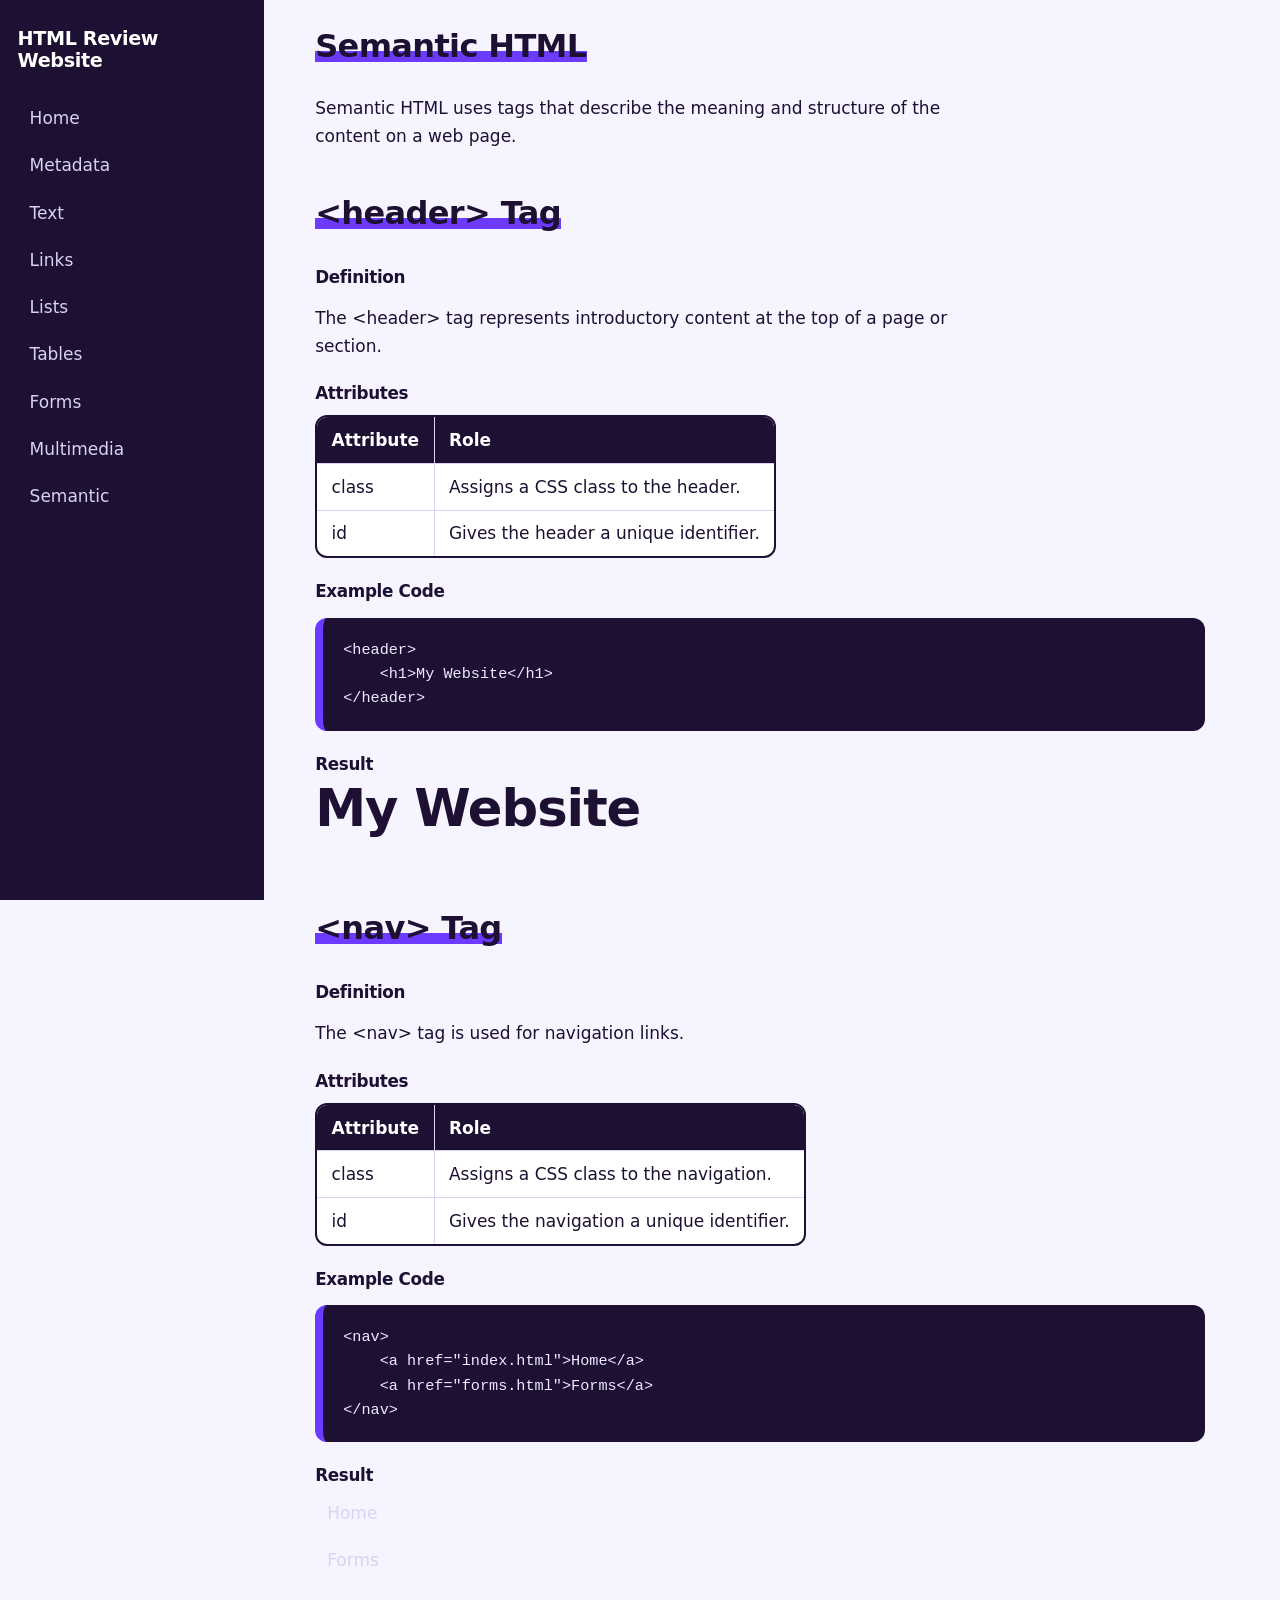
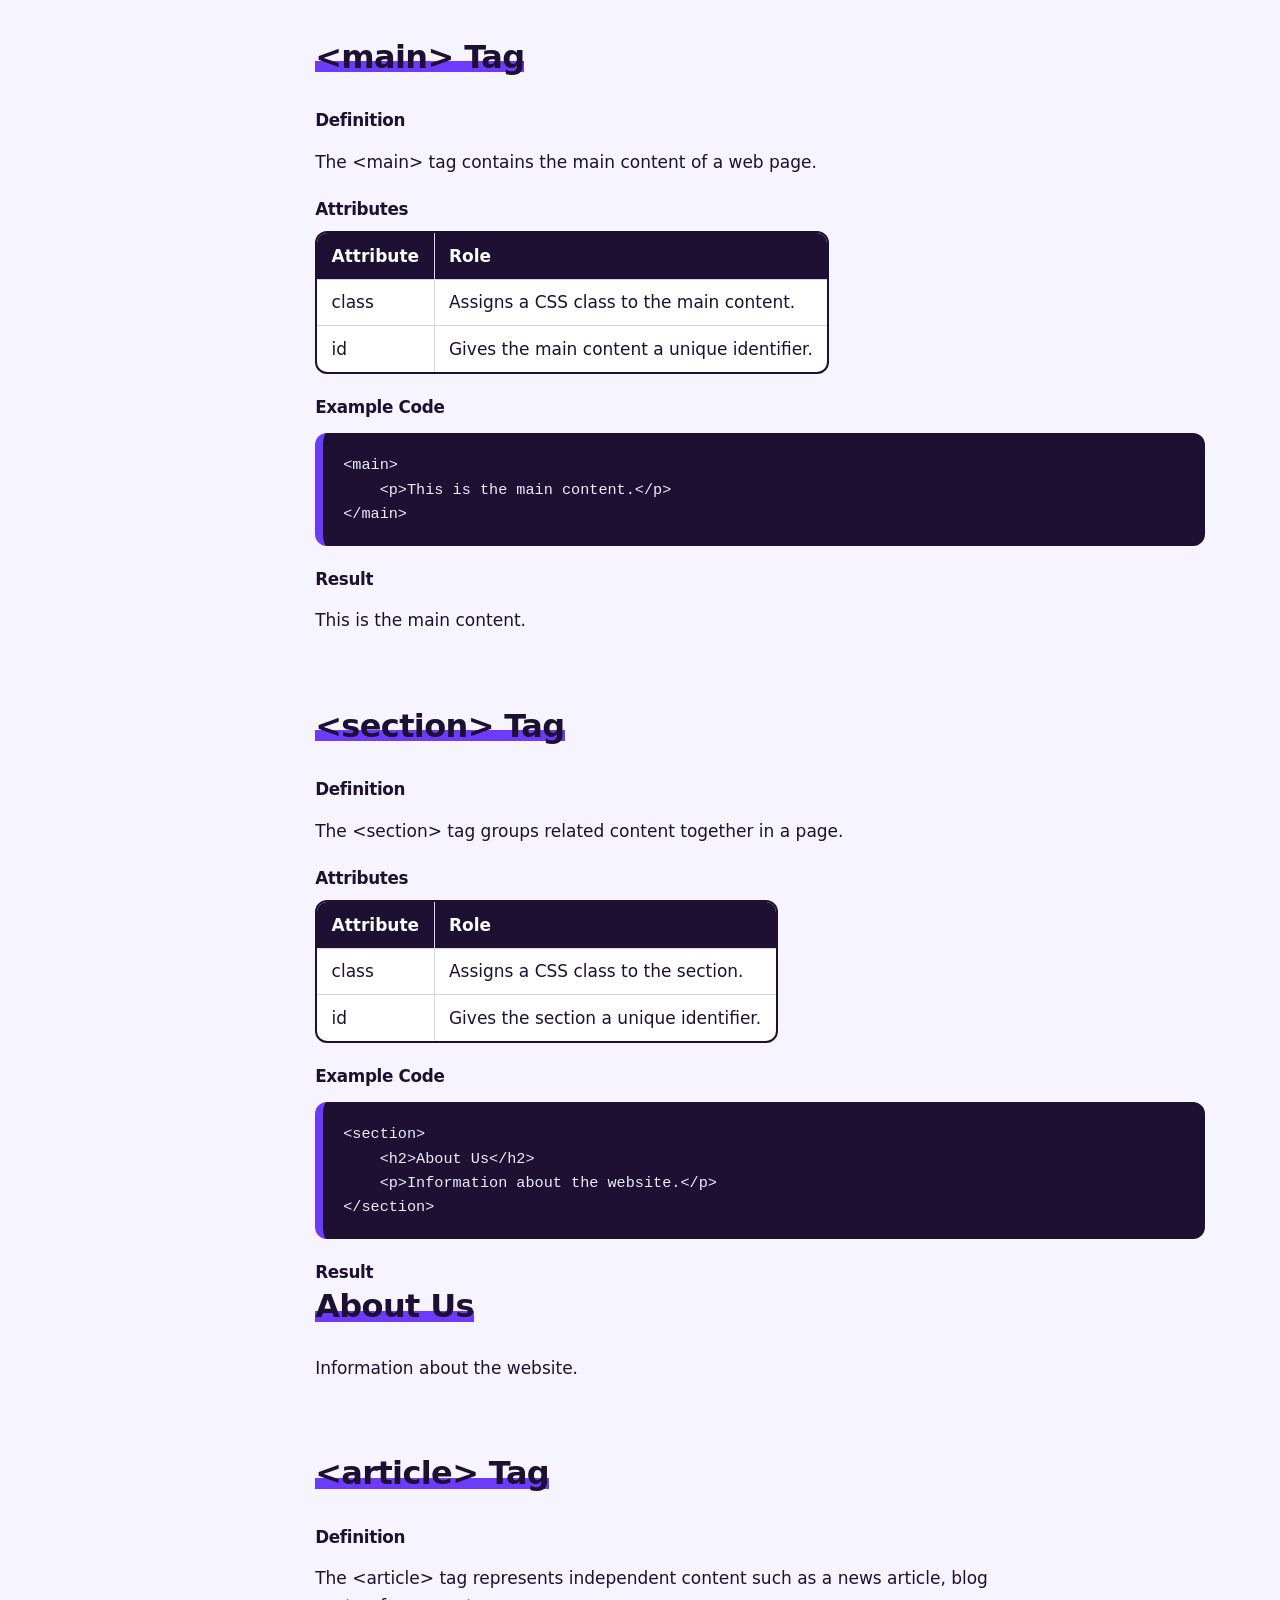
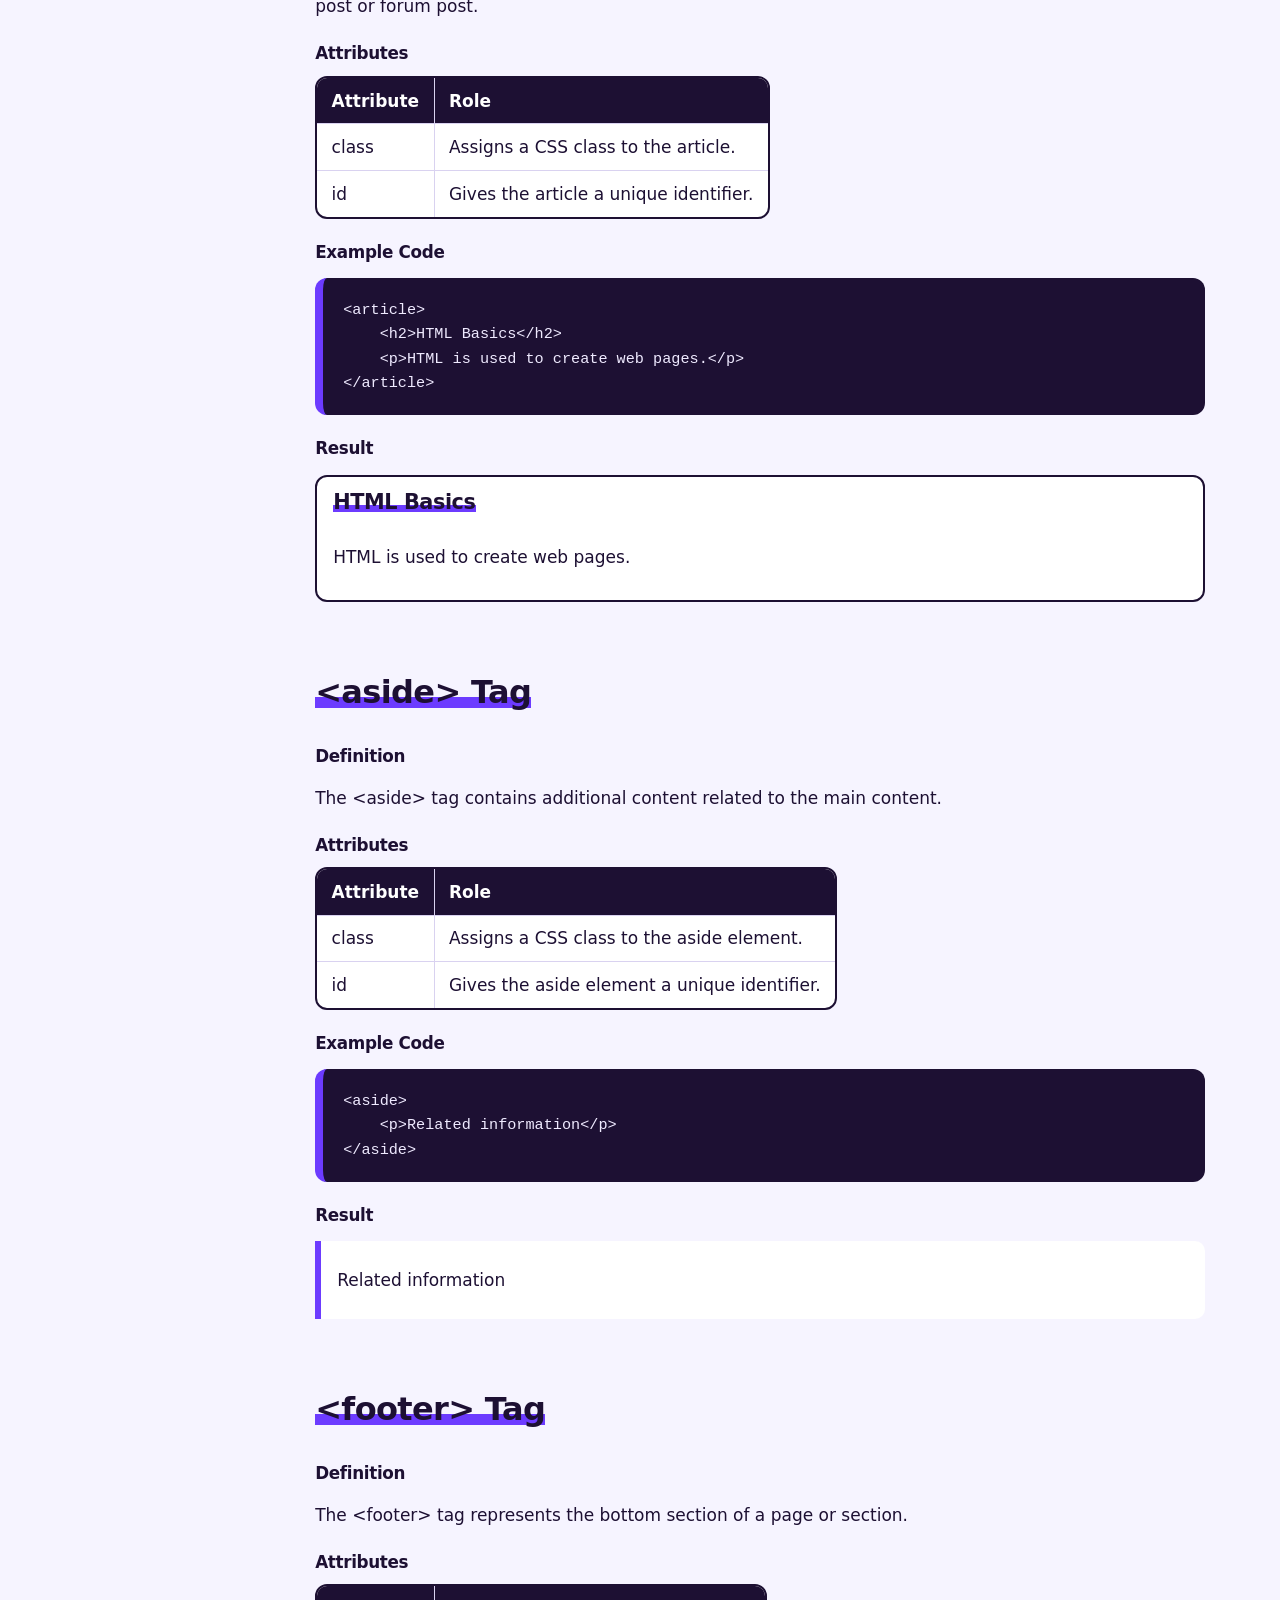
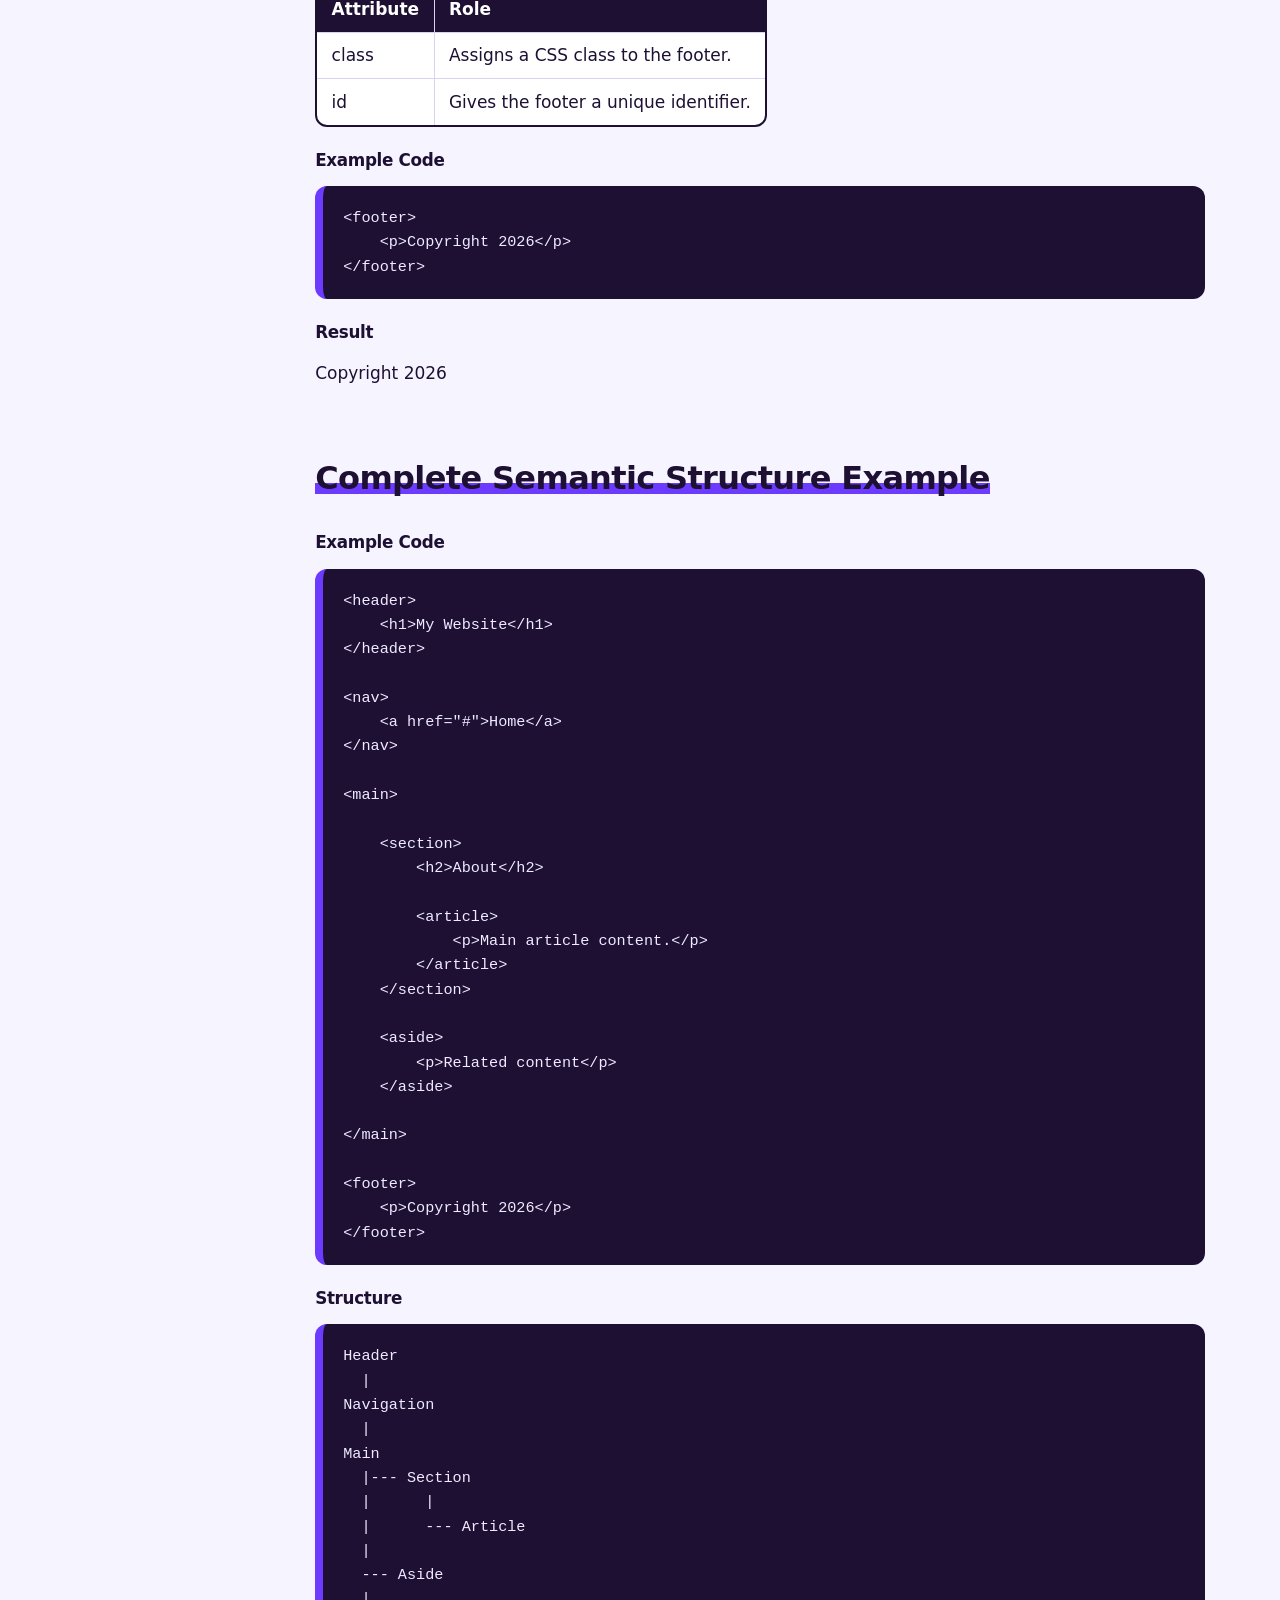
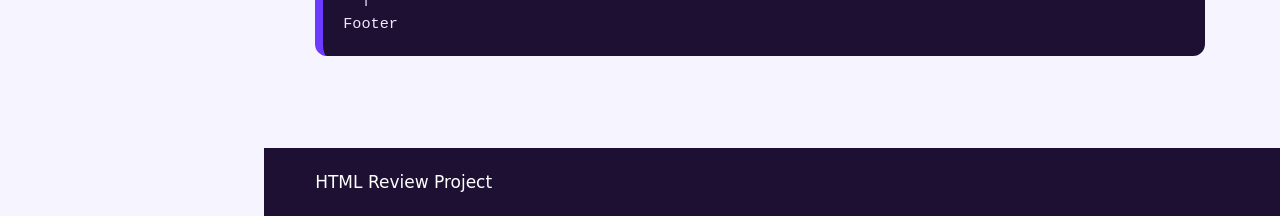
<file: semantic.html>
<!DOCTYPE html>
<html lang="en">
<head>
    <meta charset="UTF-8">
    <meta name="viewport" content="width=device-width, initial-scale=1.0">
    <title>Semantic HTML - HTML Review</title>

    <link rel="stylesheet" href="css/style.css">
</head>

<body>

<header>
    <h1>HTML Review Website</h1>

    <nav>
        <a href="index.html">Home</a>
        <a href="metadata.html">Metadata</a>
        <a href="text.html">Text</a>
        <a href="links.html">Links</a>
        <a href="lists.html">Lists</a>
        <a href="tables.html">Tables</a>
        <a href="forms.html">Forms</a>
        <a href="media.html">Multimedia</a>
        <a href="semantic.html">Semantic</a>
    </nav>
</header>


<main>

    <h2>Semantic HTML</h2>

    <p>
        Semantic HTML uses tags that describe the meaning
        and structure of the content on a web page.
    </p>


    <!-- HEADER TAG -->

    <section>
        <h2>&lt;header&gt; Tag</h2>

        <h3>Definition</h3>

        <p>
            The &lt;header&gt; tag represents introductory content
            at the top of a page or section.
        </p>

        <h3>Attributes</h3>

        <table>
            <tr>
                <th>Attribute</th>
                <th>Role</th>
            </tr>

            <tr>
                <td>class</td>
                <td>Assigns a CSS class to the header.</td>
            </tr>

            <tr>
                <td>id</td>
                <td>Gives the header a unique identifier.</td>
            </tr>
        </table>

        <h3>Example Code</h3>

        <pre><code>&lt;header&gt;
    &lt;h1&gt;My Website&lt;/h1&gt;
&lt;/header&gt;</code></pre>

        <h3>Result</h3>

        <header>
            <h1>My Website</h1>
        </header>
    </section>


    <!-- NAV TAG -->

    <section>
        <h2>&lt;nav&gt; Tag</h2>

        <h3>Definition</h3>

        <p>
            The &lt;nav&gt; tag is used for navigation links.
        </p>

        <h3>Attributes</h3>

        <table>
            <tr>
                <th>Attribute</th>
                <th>Role</th>
            </tr>

            <tr>
                <td>class</td>
                <td>Assigns a CSS class to the navigation.</td>
            </tr>

            <tr>
                <td>id</td>
                <td>Gives the navigation a unique identifier.</td>
            </tr>
        </table>

        <h3>Example Code</h3>

        <pre><code>&lt;nav&gt;
    &lt;a href="index.html"&gt;Home&lt;/a&gt;
    &lt;a href="forms.html"&gt;Forms&lt;/a&gt;
&lt;/nav&gt;</code></pre>

        <h3>Result</h3>

        <nav>
            <a href="index.html">Home</a>
            <a href="forms.html">Forms</a>
        </nav>
    </section>


    <!-- MAIN TAG -->

    <section>
        <h2>&lt;main&gt; Tag</h2>

        <h3>Definition</h3>

        <p>
            The &lt;main&gt; tag contains the main content
            of a web page.
        </p>

        <h3>Attributes</h3>

        <table>
            <tr>
                <th>Attribute</th>
                <th>Role</th>
            </tr>

            <tr>
                <td>class</td>
                <td>Assigns a CSS class to the main content.</td>
            </tr>

            <tr>
                <td>id</td>
                <td>Gives the main content a unique identifier.</td>
            </tr>
        </table>

        <h3>Example Code</h3>

        <pre><code>&lt;main&gt;
    &lt;p&gt;This is the main content.&lt;/p&gt;
&lt;/main&gt;</code></pre>

        <h3>Result</h3>

        <main>
            <p>This is the main content.</p>
        </main>
    </section>


    <!-- SECTION TAG -->

    <section>
        <h2>&lt;section&gt; Tag</h2>

        <h3>Definition</h3>

        <p>
            The &lt;section&gt; tag groups related content
            together in a page.
        </p>

        <h3>Attributes</h3>

        <table>
            <tr>
                <th>Attribute</th>
                <th>Role</th>
            </tr>

            <tr>
                <td>class</td>
                <td>Assigns a CSS class to the section.</td>
            </tr>

            <tr>
                <td>id</td>
                <td>Gives the section a unique identifier.</td>
            </tr>
        </table>

        <h3>Example Code</h3>

        <pre><code>&lt;section&gt;
    &lt;h2&gt;About Us&lt;/h2&gt;
    &lt;p&gt;Information about the website.&lt;/p&gt;
&lt;/section&gt;</code></pre>

        <h3>Result</h3>

        <section>
            <h2>About Us</h2>
            <p>Information about the website.</p>
        </section>
    </section>


    <!-- ARTICLE TAG -->

    <section>
        <h2>&lt;article&gt; Tag</h2>

        <h3>Definition</h3>

        <p>
            The &lt;article&gt; tag represents independent content
            such as a news article, blog post or forum post.
        </p>

        <h3>Attributes</h3>

        <table>
            <tr>
                <th>Attribute</th>
                <th>Role</th>
            </tr>

            <tr>
                <td>class</td>
                <td>Assigns a CSS class to the article.</td>
            </tr>

            <tr>
                <td>id</td>
                <td>Gives the article a unique identifier.</td>
            </tr>
        </table>

        <h3>Example Code</h3>

        <pre><code>&lt;article&gt;
    &lt;h2&gt;HTML Basics&lt;/h2&gt;
    &lt;p&gt;HTML is used to create web pages.&lt;/p&gt;
&lt;/article&gt;</code></pre>

        <h3>Result</h3>

        <article>
            <h2>HTML Basics</h2>
            <p>HTML is used to create web pages.</p>
        </article>
    </section>


    <!-- ASIDE TAG -->

    <section>
        <h2>&lt;aside&gt; Tag</h2>

        <h3>Definition</h3>

        <p>
            The &lt;aside&gt; tag contains additional content
            related to the main content.
        </p>

        <h3>Attributes</h3>

        <table>
            <tr>
                <th>Attribute</th>
                <th>Role</th>
            </tr>

            <tr>
                <td>class</td>
                <td>Assigns a CSS class to the aside element.</td>
            </tr>

            <tr>
                <td>id</td>
                <td>Gives the aside element a unique identifier.</td>
            </tr>
        </table>

        <h3>Example Code</h3>

        <pre><code>&lt;aside&gt;
    &lt;p&gt;Related information&lt;/p&gt;
&lt;/aside&gt;</code></pre>

        <h3>Result</h3>

        <aside>
            <p>Related information</p>
        </aside>
    </section>


    <!-- FOOTER TAG -->

    <section>
        <h2>&lt;footer&gt; Tag</h2>

        <h3>Definition</h3>

        <p>
            The &lt;footer&gt; tag represents the bottom section
            of a page or section.
        </p>

        <h3>Attributes</h3>

        <table>
            <tr>
                <th>Attribute</th>
                <th>Role</th>
            </tr>

            <tr>
                <td>class</td>
                <td>Assigns a CSS class to the footer.</td>
            </tr>

            <tr>
                <td>id</td>
                <td>Gives the footer a unique identifier.</td>
            </tr>
        </table>

        <h3>Example Code</h3>

        <pre><code>&lt;footer&gt;
    &lt;p&gt;Copyright 2026&lt;/p&gt;
&lt;/footer&gt;</code></pre>

        <h3>Result</h3>

        <footer>
            <p>Copyright 2026</p>
        </footer>
    </section>


    <!-- COMPLETE STRUCTURE -->

    <section>
        <h2>Complete Semantic Structure Example</h2>

        <h3>Example Code</h3>

        <pre><code>&lt;header&gt;
    &lt;h1&gt;My Website&lt;/h1&gt;
&lt;/header&gt;

&lt;nav&gt;
    &lt;a href="#"&gt;Home&lt;/a&gt;
&lt;/nav&gt;

&lt;main&gt;

    &lt;section&gt;
        &lt;h2&gt;About&lt;/h2&gt;

        &lt;article&gt;
            &lt;p&gt;Main article content.&lt;/p&gt;
        &lt;/article&gt;
    &lt;/section&gt;

    &lt;aside&gt;
        &lt;p&gt;Related content&lt;/p&gt;
    &lt;/aside&gt;

&lt;/main&gt;

&lt;footer&gt;
    &lt;p&gt;Copyright 2026&lt;/p&gt;
&lt;/footer&gt;</code></pre>

        <h3>Structure</h3>

        <pre><code>Header
  |
Navigation
  |
Main
  |--- Section
  |      |
  |      --- Article
  |
  --- Aside
  |
Footer</code></pre>

    </section>

</main>


<footer>
    <p>HTML Review Project</p>
</footer>

</body>
</html>
</file>
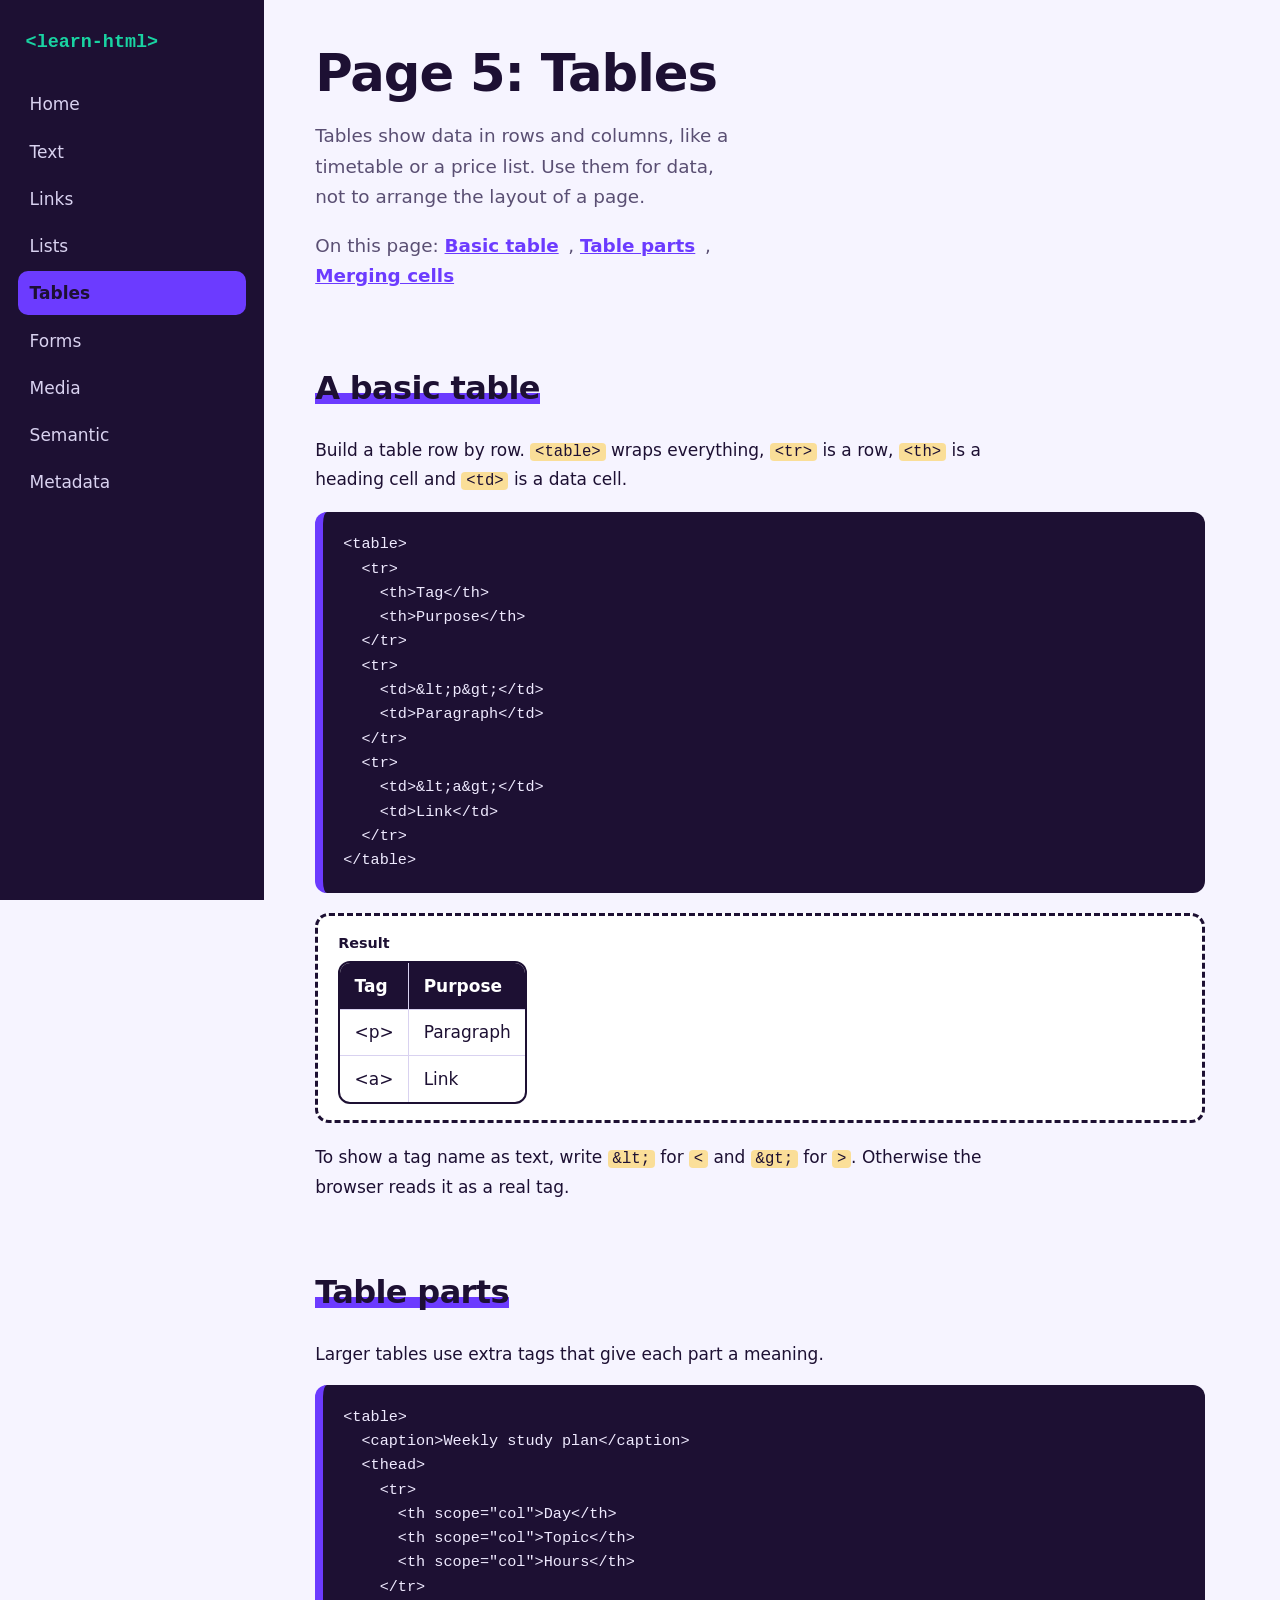
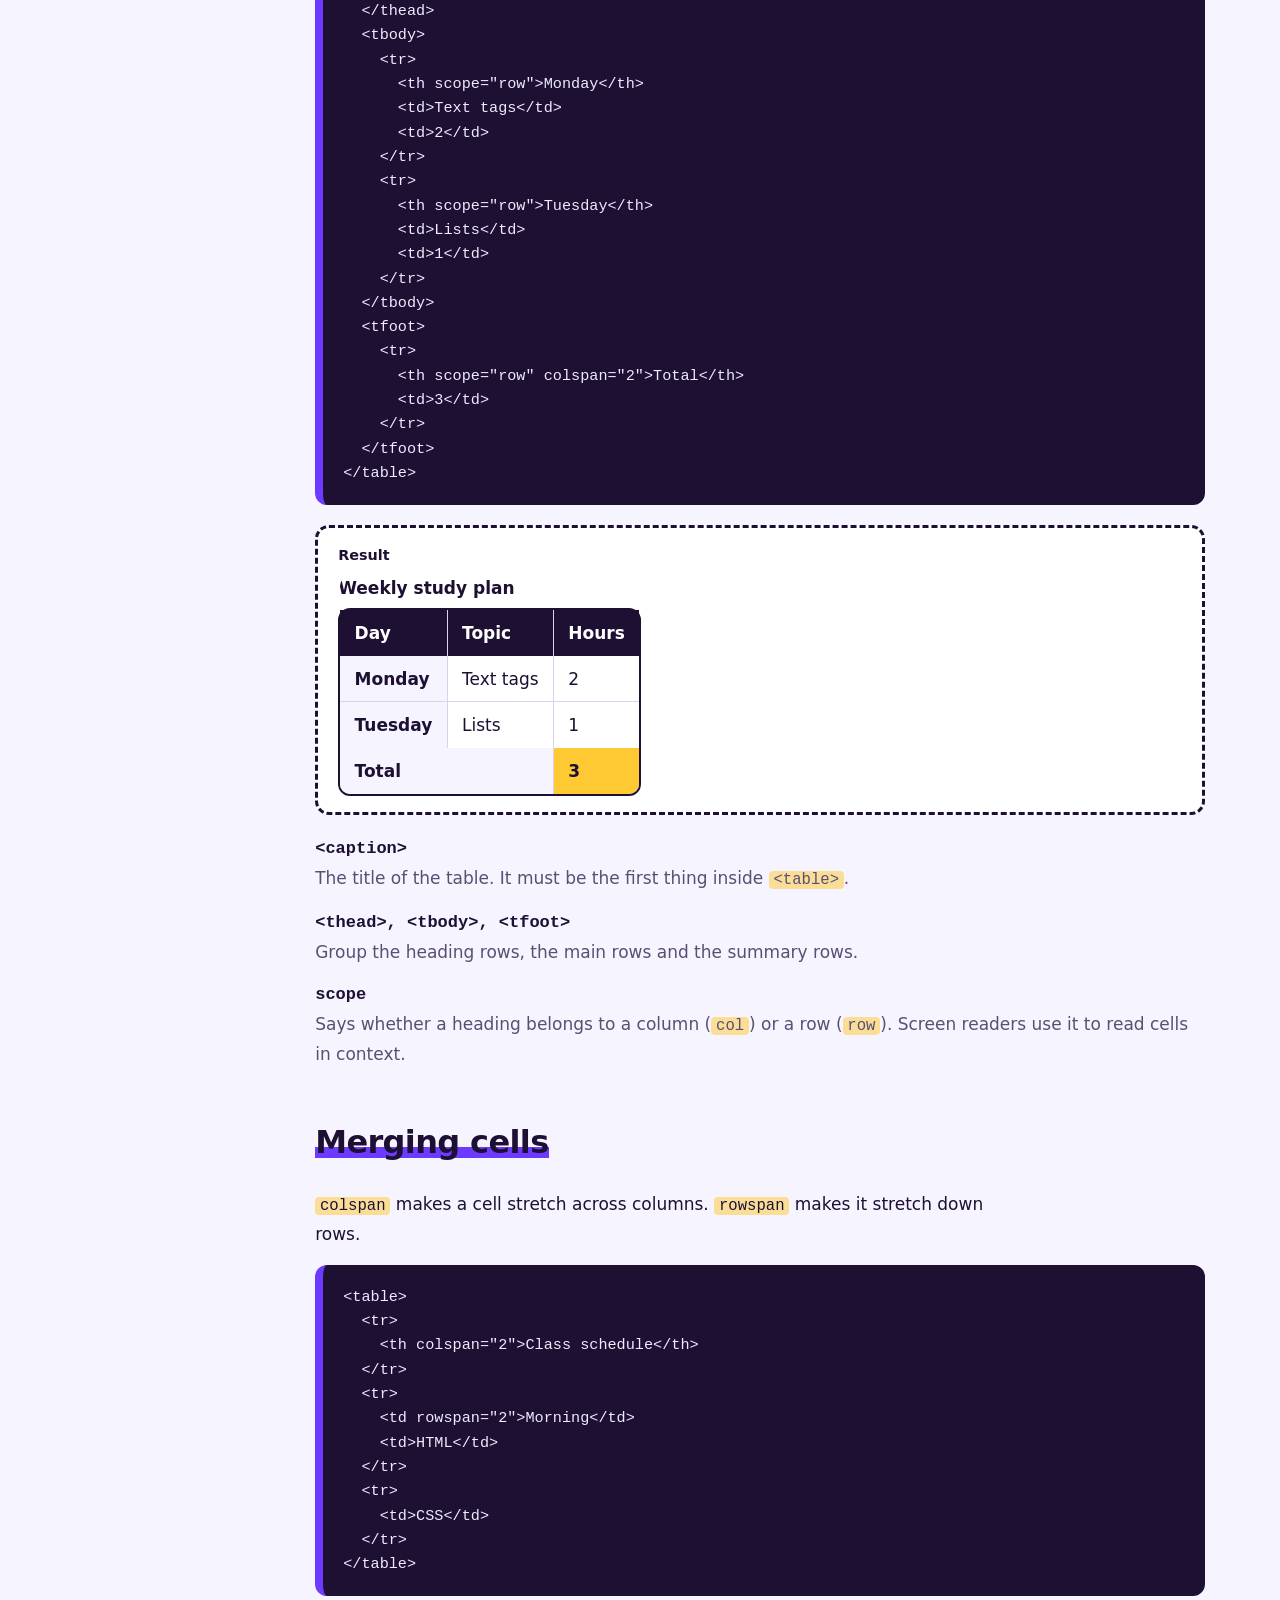
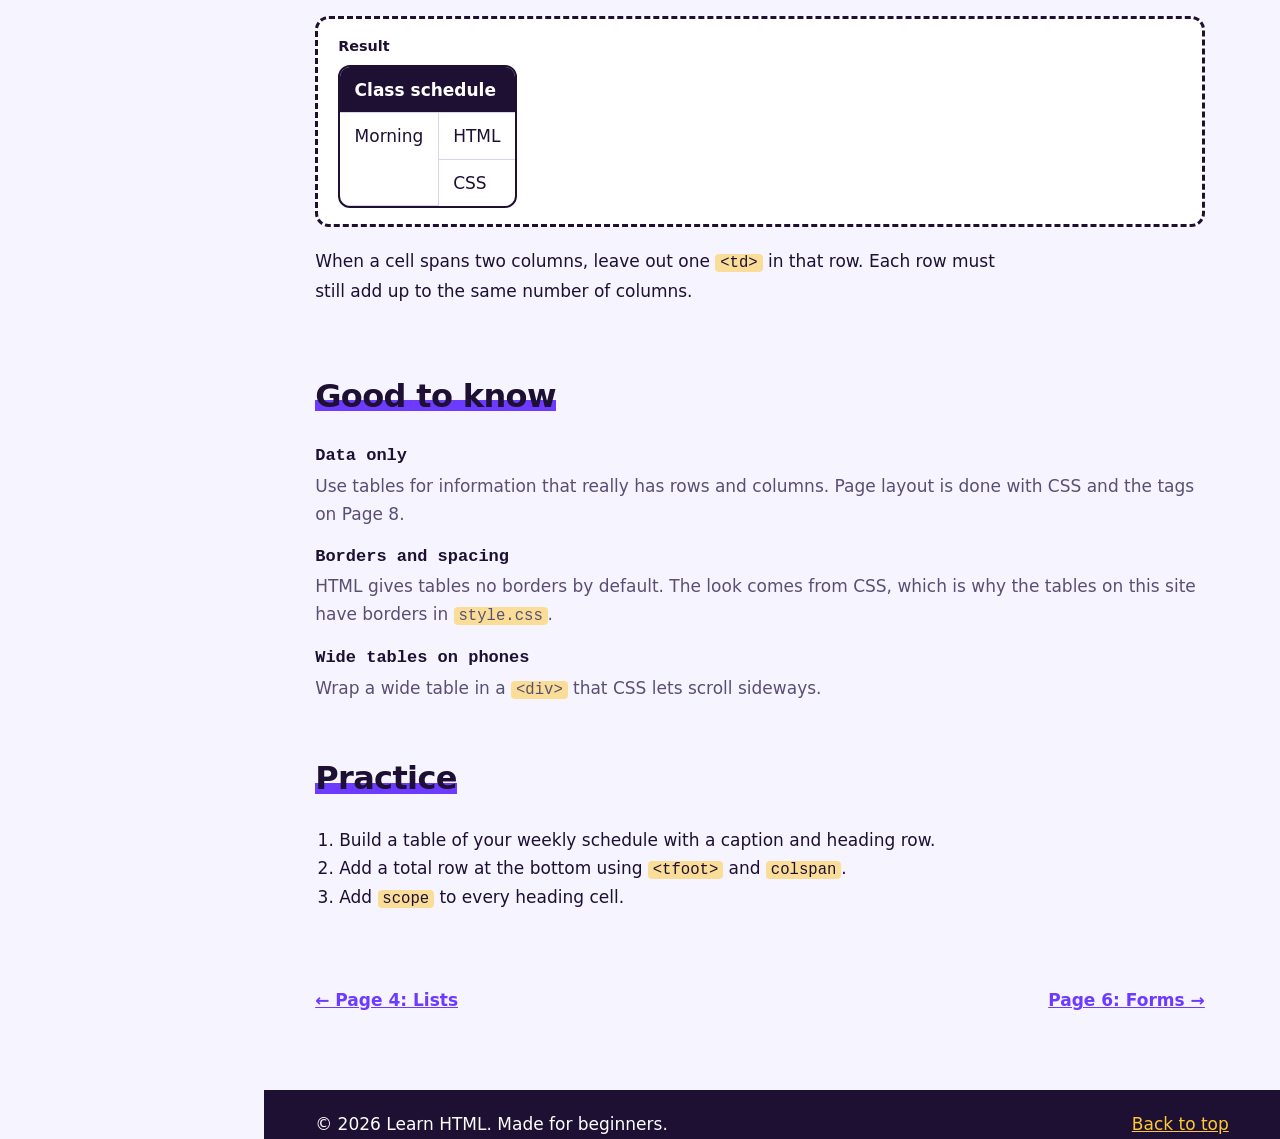
<file: tables.html>
<!DOCTYPE html>
<html lang="en">
<head>
  <meta charset="UTF-8">
  <meta name="viewport" content="width=device-width, initial-scale=1.0">
  <meta name="description" content="Learn HTML tables: table, tr, th, td, caption, thead, tbody, colspan and rowspan.">
  <meta name="author" content="Learn HTML">
  <title>Tables – Learn HTML</title>
  <link rel="stylesheet" href="css/style.css">
</head>
<body id="top">
  <header class="site-header">
    <a class="logo" href="index.html">&lt;learn-html&gt;</a>
    <nav aria-label="Main">
      <a href="index.html">Home</a>
      <a href="text.html">Text</a>
      <a href="links.html">Links</a>
      <a href="lists.html">Lists</a>
      <a href="tables.html" aria-current="page">Tables</a>
      <a href="forms.html">Forms</a>
      <a href="media.html">Media</a>
      <a href="semantic.html">Semantic</a>
      <a href="metadata.html">Metadata</a>
    </nav>
  </header>

  <main>
    <section class="hero page-intro">
      <div class="hero-text">
        <h1>Page 5: Tables</h1>
        <p>Tables show data in rows and columns, like a timetable or a price list. Use them for data, not to arrange the layout of a page.</p>
        <p class="jump">On this page: <a href="#basic">Basic table</a>, <a href="#parts">Table parts</a>, <a href="#span">Merging cells</a></p>
      </div>
    </section>

    <section id="basic" class="section">
      <h2>A basic table</h2>
      <p>Build a table row by row. <code>&lt;table&gt;</code> wraps everything, <code>&lt;tr&gt;</code> is a row, <code>&lt;th&gt;</code> is a heading cell and <code>&lt;td&gt;</code> is a data cell.</p>
      <pre><code>&lt;table&gt;
  &lt;tr&gt;
    &lt;th&gt;Tag&lt;/th&gt;
    &lt;th&gt;Purpose&lt;/th&gt;
  &lt;/tr&gt;
  &lt;tr&gt;
    &lt;td&gt;&amp;lt;p&amp;gt;&lt;/td&gt;
    &lt;td&gt;Paragraph&lt;/td&gt;
  &lt;/tr&gt;
  &lt;tr&gt;
    &lt;td&gt;&amp;lt;a&amp;gt;&lt;/td&gt;
    &lt;td&gt;Link&lt;/td&gt;
  &lt;/tr&gt;
&lt;/table&gt;</code></pre>
      <div class="demo">
        <p class="demo-label">Result</p>
        <table>
          <tr><th>Tag</th><th>Purpose</th></tr>
          <tr><td>&lt;p&gt;</td><td>Paragraph</td></tr>
          <tr><td>&lt;a&gt;</td><td>Link</td></tr>
        </table>
      </div>
      <p>To show a tag name as text, write <code>&amp;lt;</code> for <code>&lt;</code> and <code>&amp;gt;</code> for <code>&gt;</code>. Otherwise the browser reads it as a real tag.</p>
    </section>

    <section id="parts" class="section">
      <h2>Table parts</h2>
      <p>Larger tables use extra tags that give each part a meaning.</p>
      <pre><code>&lt;table&gt;
  &lt;caption&gt;Weekly study plan&lt;/caption&gt;
  &lt;thead&gt;
    &lt;tr&gt;
      &lt;th scope="col"&gt;Day&lt;/th&gt;
      &lt;th scope="col"&gt;Topic&lt;/th&gt;
      &lt;th scope="col"&gt;Hours&lt;/th&gt;
    &lt;/tr&gt;
  &lt;/thead&gt;
  &lt;tbody&gt;
    &lt;tr&gt;
      &lt;th scope="row"&gt;Monday&lt;/th&gt;
      &lt;td&gt;Text tags&lt;/td&gt;
      &lt;td&gt;2&lt;/td&gt;
    &lt;/tr&gt;
    &lt;tr&gt;
      &lt;th scope="row"&gt;Tuesday&lt;/th&gt;
      &lt;td&gt;Lists&lt;/td&gt;
      &lt;td&gt;1&lt;/td&gt;
    &lt;/tr&gt;
  &lt;/tbody&gt;
  &lt;tfoot&gt;
    &lt;tr&gt;
      &lt;th scope="row" colspan="2"&gt;Total&lt;/th&gt;
      &lt;td&gt;3&lt;/td&gt;
    &lt;/tr&gt;
  &lt;/tfoot&gt;
&lt;/table&gt;</code></pre>
      <div class="demo">
        <p class="demo-label">Result</p>
        <table>
          <caption>Weekly study plan</caption>
          <thead>
            <tr><th scope="col">Day</th><th scope="col">Topic</th><th scope="col">Hours</th></tr>
          </thead>
          <tbody>
            <tr><th scope="row">Monday</th><td>Text tags</td><td>2</td></tr>
            <tr><th scope="row">Tuesday</th><td>Lists</td><td>1</td></tr>
          </tbody>
          <tfoot>
            <tr><th scope="row" colspan="2">Total</th><td>3</td></tr>
          </tfoot>
        </table>
      </div>
      <dl>
        <dt>&lt;caption&gt;</dt>
        <dd>The title of the table. It must be the first thing inside <code>&lt;table&gt;</code>.</dd>
        <dt>&lt;thead&gt;, &lt;tbody&gt;, &lt;tfoot&gt;</dt>
        <dd>Group the heading rows, the main rows and the summary rows.</dd>
        <dt>scope</dt>
        <dd>Says whether a heading belongs to a column (<code>col</code>) or a row (<code>row</code>). Screen readers use it to read cells in context.</dd>
      </dl>
    </section>

    <section id="span" class="section">
      <h2>Merging cells</h2>
      <p><code>colspan</code> makes a cell stretch across columns. <code>rowspan</code> makes it stretch down rows.</p>
      <pre><code>&lt;table&gt;
  &lt;tr&gt;
    &lt;th colspan="2"&gt;Class schedule&lt;/th&gt;
  &lt;/tr&gt;
  &lt;tr&gt;
    &lt;td rowspan="2"&gt;Morning&lt;/td&gt;
    &lt;td&gt;HTML&lt;/td&gt;
  &lt;/tr&gt;
  &lt;tr&gt;
    &lt;td&gt;CSS&lt;/td&gt;
  &lt;/tr&gt;
&lt;/table&gt;</code></pre>
      <div class="demo">
        <p class="demo-label">Result</p>
        <table>
          <tr><th colspan="2">Class schedule</th></tr>
          <tr><td rowspan="2">Morning</td><td>HTML</td></tr>
          <tr><td>CSS</td></tr>
        </table>
      </div>
      <p>When a cell spans two columns, leave out one <code>&lt;td&gt;</code> in that row. Each row must still add up to the same number of columns.</p>
    </section>

    <section class="section">
      <h2>Good to know</h2>
      <dl>
        <dt>Data only</dt>
        <dd>Use tables for information that really has rows and columns. Page layout is done with CSS and the tags on Page 8.</dd>
        <dt>Borders and spacing</dt>
        <dd>HTML gives tables no borders by default. The look comes from CSS, which is why the tables on this site have borders in <code>style.css</code>.</dd>
        <dt>Wide tables on phones</dt>
        <dd>Wrap a wide table in a <code>&lt;div&gt;</code> that CSS lets scroll sideways.</dd>
      </dl>
    </section>

    <section class="section">
      <h2>Practice</h2>
      <ol class="steps">
        <li>Build a table of your weekly schedule with a caption and heading row.</li>
        <li>Add a total row at the bottom using <code>&lt;tfoot&gt;</code> and <code>colspan</code>.</li>
        <li>Add <code>scope</code> to every heading cell.</li>
      </ol>
    </section>

    <section class="section pager">
      <a href="lists.html">&larr; Page 4: Lists</a>
      <a href="forms.html">Page 6: Forms &rarr;</a>
    </section>
  </main>

  <footer class="site-footer">
    <p>&copy; 2026 Learn HTML. Made for beginners.</p>
    <a href="#top">Back to top</a>
  </footer>
</body>
</html>
</file>
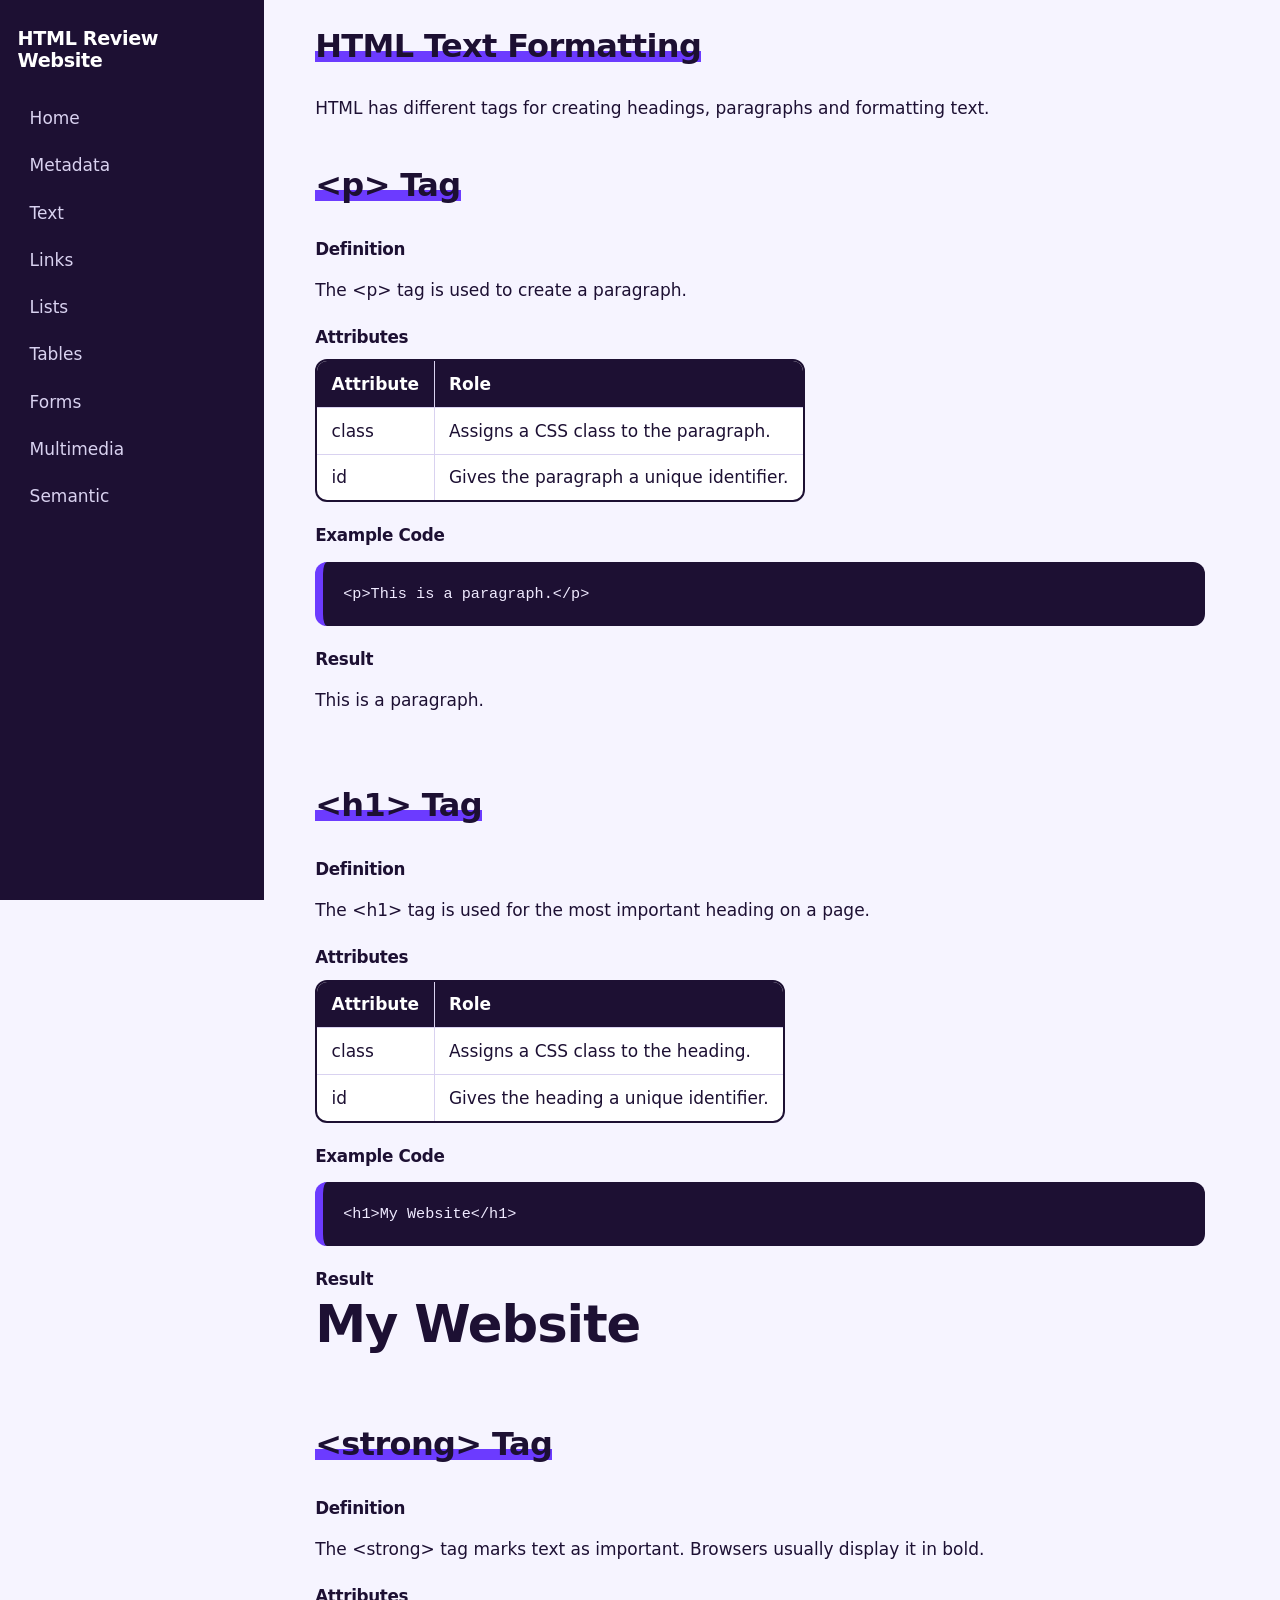
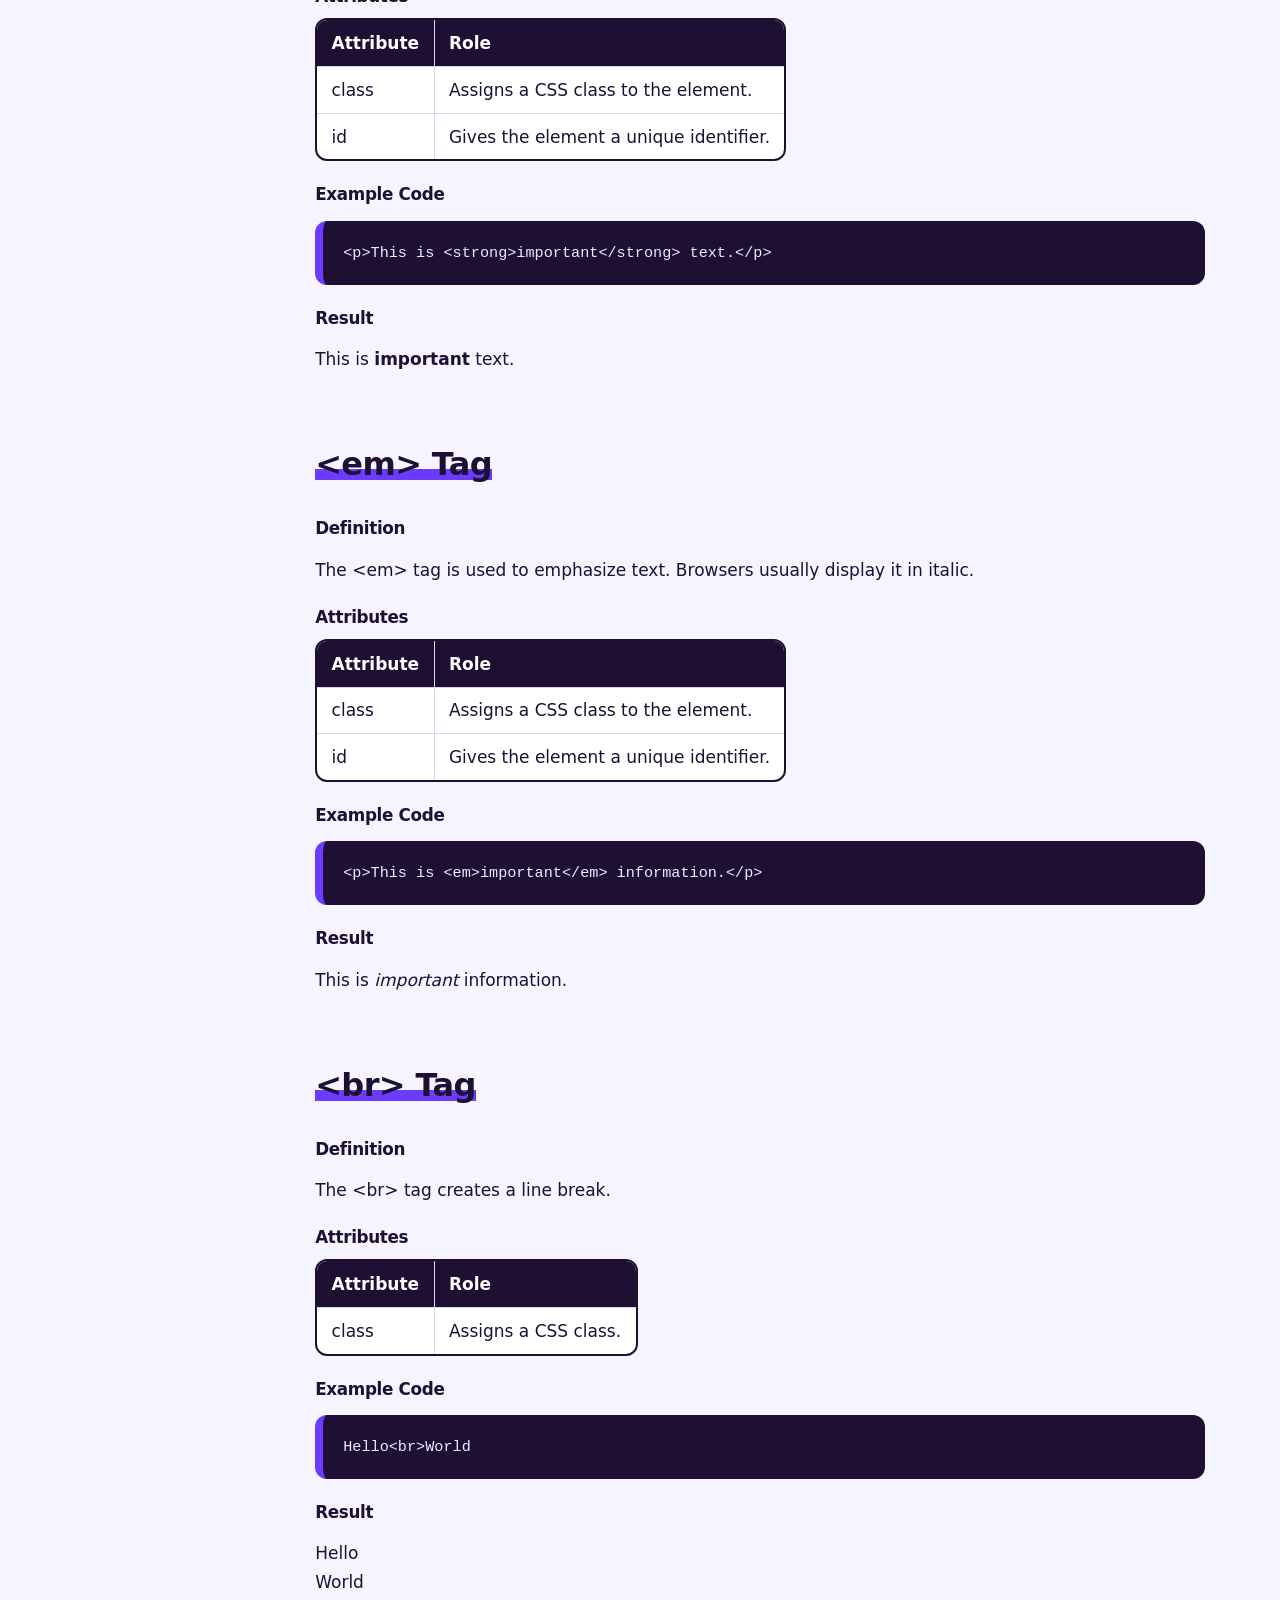
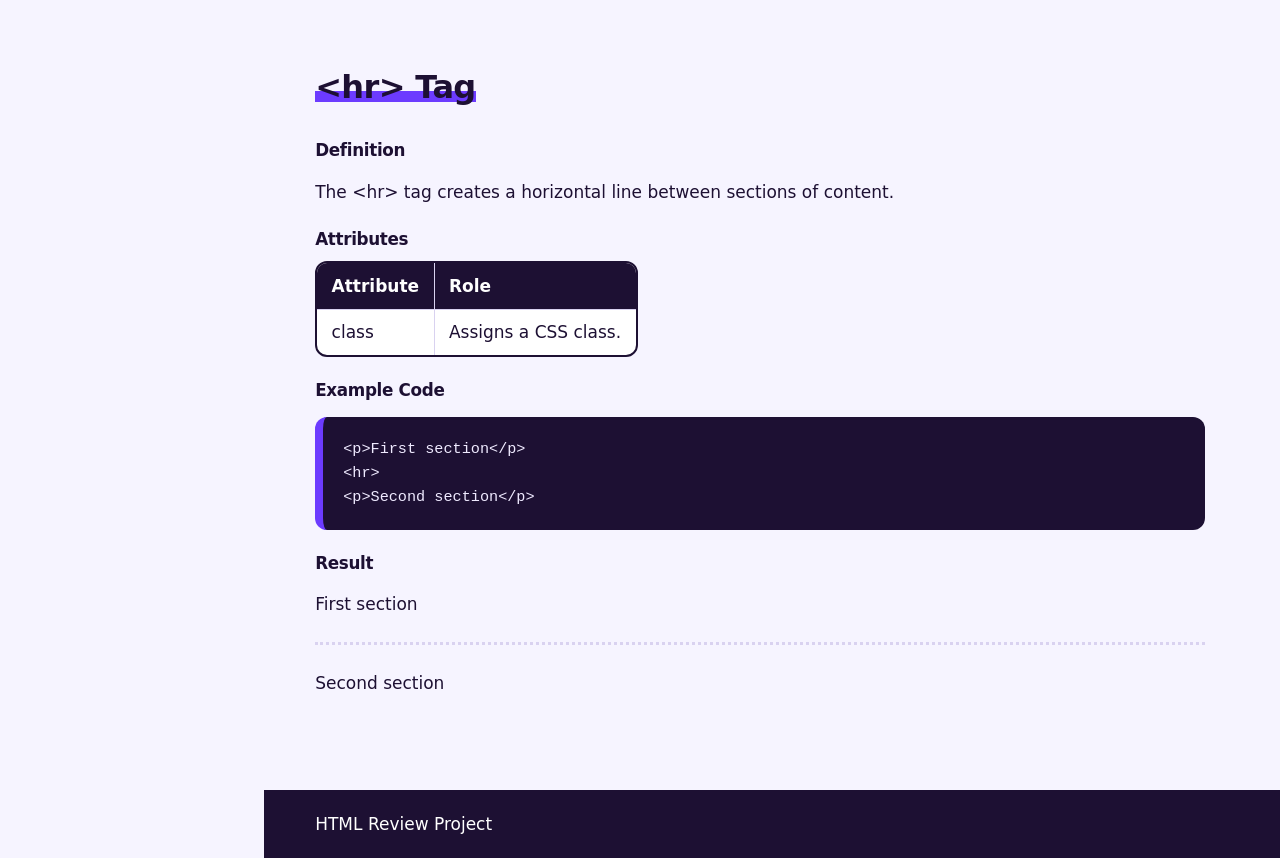
<file: text.html>
<!DOCTYPE html>
<html lang="en">
<head>
    <meta charset="UTF-8">
    <meta name="viewport" content="width=device-width, initial-scale=1.0">
    <title>Text Formatting - HTML Review</title>

    <link rel="stylesheet" href="css/style.css">
</head>

<body>

<header>
    <h1>HTML Review Website</h1>

    <nav>
        <a href="index.html">Home</a>
        <a href="metadata.html">Metadata</a>
        <a href="text.html">Text</a>
        <a href="links.html">Links</a>
        <a href="lists.html">Lists</a>
        <a href="tables.html">Tables</a>
        <a href="forms.html">Forms</a>
        <a href="media.html">Multimedia</a>
        <a href="semantic.html">Semantic</a>
    </nav>
</header>


<main>

    <h2>HTML Text Formatting</h2>

    <p>
        HTML has different tags for creating headings, paragraphs
        and formatting text.
    </p>


    <!-- P TAG -->

    <section>
        <h2>&lt;p&gt; Tag</h2>

        <h3>Definition</h3>

        <p>
            The &lt;p&gt; tag is used to create a paragraph.
        </p>

        <h3>Attributes</h3>

        <table>
            <tr>
                <th>Attribute</th>
                <th>Role</th>
            </tr>

            <tr>
                <td>class</td>
                <td>Assigns a CSS class to the paragraph.</td>
            </tr>

            <tr>
                <td>id</td>
                <td>Gives the paragraph a unique identifier.</td>
            </tr>
        </table>


        <h3>Example Code</h3>

        <pre><code>&lt;p&gt;This is a paragraph.&lt;/p&gt;</code></pre>


        <h3>Result</h3>

        <p>This is a paragraph.</p>

    </section>


    <!-- H1 TAG -->

    <section>
        <h2>&lt;h1&gt; Tag</h2>

        <h3>Definition</h3>

        <p>
            The &lt;h1&gt; tag is used for the most important heading
            on a page.
        </p>


        <h3>Attributes</h3>

        <table>
            <tr>
                <th>Attribute</th>
                <th>Role</th>
            </tr>

            <tr>
                <td>class</td>
                <td>Assigns a CSS class to the heading.</td>
            </tr>

            <tr>
                <td>id</td>
                <td>Gives the heading a unique identifier.</td>
            </tr>
        </table>


        <h3>Example Code</h3>

        <pre><code>&lt;h1&gt;My Website&lt;/h1&gt;</code></pre>


        <h3>Result</h3>

        <h1>My Website</h1>

    </section>


    <!-- STRONG TAG -->

    <section>
        <h2>&lt;strong&gt; Tag</h2>

        <h3>Definition</h3>

        <p>
            The &lt;strong&gt; tag marks text as important.
            Browsers usually display it in bold.
        </p>


        <h3>Attributes</h3>

        <table>
            <tr>
                <th>Attribute</th>
                <th>Role</th>
            </tr>

            <tr>
                <td>class</td>
                <td>Assigns a CSS class to the element.</td>
            </tr>

            <tr>
                <td>id</td>
                <td>Gives the element a unique identifier.</td>
            </tr>
        </table>


        <h3>Example Code</h3>

        <pre><code>&lt;p&gt;This is &lt;strong&gt;important&lt;/strong&gt; text.&lt;/p&gt;</code></pre>


        <h3>Result</h3>

        <p>This is <strong>important</strong> text.</p>

    </section>


    <!-- EM TAG -->

    <section>
        <h2>&lt;em&gt; Tag</h2>

        <h3>Definition</h3>

        <p>
            The &lt;em&gt; tag is used to emphasize text.
            Browsers usually display it in italic.
        </p>


        <h3>Attributes</h3>

        <table>
            <tr>
                <th>Attribute</th>
                <th>Role</th>
            </tr>

            <tr>
                <td>class</td>
                <td>Assigns a CSS class to the element.</td>
            </tr>

            <tr>
                <td>id</td>
                <td>Gives the element a unique identifier.</td>
            </tr>
        </table>


        <h3>Example Code</h3>

        <pre><code>&lt;p&gt;This is &lt;em&gt;important&lt;/em&gt; information.&lt;/p&gt;</code></pre>


        <h3>Result</h3>

        <p>This is <em>important</em> information.</p>

    </section>


    <!-- BR TAG -->

    <section>
        <h2>&lt;br&gt; Tag</h2>

        <h3>Definition</h3>

        <p>
            The &lt;br&gt; tag creates a line break.
        </p>


        <h3>Attributes</h3>

        <table>
            <tr>
                <th>Attribute</th>
                <th>Role</th>
            </tr>

            <tr>
                <td>class</td>
                <td>Assigns a CSS class.</td>
            </tr>
        </table>


        <h3>Example Code</h3>

        <pre><code>Hello&lt;br&gt;World</code></pre>


        <h3>Result</h3>

        <p>
            Hello<br>
            World
        </p>

    </section>


    <!-- HR TAG -->

    <section>
        <h2>&lt;hr&gt; Tag</h2>

        <h3>Definition</h3>

        <p>
            The &lt;hr&gt; tag creates a horizontal line
            between sections of content.
        </p>


        <h3>Attributes</h3>

        <table>
            <tr>
                <th>Attribute</th>
                <th>Role</th>
            </tr>

            <tr>
                <td>class</td>
                <td>Assigns a CSS class.</td>
            </tr>
        </table>


        <h3>Example Code</h3>

        <pre><code>&lt;p&gt;First section&lt;/p&gt;
&lt;hr&gt;
&lt;p&gt;Second section&lt;/p&gt;</code></pre>


        <h3>Result</h3>

        <p>First section</p>

        <hr>

        <p>Second section</p>

    </section>

</main>


<footer>
    <p>HTML Review Project</p>
</footer>

</body>
</html>
</file>
<file: css/style.css>
/* ==========================================================
   Learn HTML – shared stylesheet (sidebar design)
   1 Variables  2 Base  3 Layout and sidebar  4 Content tags
   5 Tables  6 Forms  7 Media  8 Home page  9 Lesson extras
   10 Footer  11 Small screens
   ========================================================== */

/* 1. Variables. Each page sets its own --topic color (see the end of this block) */
:root {
  --paper: #f6f4ff;
  --surface: #ffffff;
  --ink: #1d1033;
  --muted: #5a4f73;
  --line: #d9d2f0;
  --accent: #6c3bff;
  --topic: #6c3bff;
  --marker: #ffc933;
  --code-bg: #1d1033;
  --code-ink: #efeaff;
}
.page-index    { --topic: #6c3bff; }
.page-text     { --topic: #ff5c8a; }
.page-links    { --topic: #2aa7ff; }
.page-lists    { --topic: #12c99a; }
.page-tables   { --topic: #ff8a3d; }
.page-forms    { --topic: #c13cff; }
.page-media    { --topic: #ff4d4d; }
.page-semantic { --topic: #0fa3b1; }
.page-metadata { --topic: #e0a800; }

/* 2. Base */
* { box-sizing: border-box; }
html { scroll-behavior: smooth; }
body {
  margin: 0; background: var(--paper); color: var(--ink);
  font: 1.0625rem/1.65 system-ui, -apple-system, "Segoe UI", Roboto, sans-serif;
}
h1, h2, h3 { font-family: "Trebuchet MS", "Segoe UI", system-ui, sans-serif; letter-spacing: -.02em; line-height: 1.15; }
h1 { font-size: clamp(2rem, 4.5vw, 3.2rem); font-weight: 800; margin: 0 0 1rem; }
h2 {
  font-size: clamp(1.5rem, 3vw, 2rem); font-weight: 800; margin: 0 0 .75rem;
  display: inline-block; background: linear-gradient(transparent 62%, var(--topic) 62%, var(--topic) 92%, transparent 92%);
}
h3 { font-size: 1.05rem; margin: 1.5rem 0 .35rem; }
p { max-width: 64ch; }
a { color: var(--accent); }
hr { border: 0; border-top: 3px dotted var(--line); margin: 1.5rem 0; }
a:focus-visible, button:focus-visible, input:focus-visible, select:focus-visible, textarea:focus-visible {
  outline: 3px solid var(--topic); outline-offset: 2px;
}
code, pre { font-family: Consolas, "SF Mono", Menlo, monospace; }
:not(pre) > code { background: rgba(255, 201, 51, .5); padding: 0 .3rem; border-radius: 4px; font-size: .92em; }
pre {
  margin: 1rem 0; padding: 1.25rem; overflow-x: auto; background: var(--code-bg); color: var(--code-ink);
  border-radius: 12px; border-left: 8px solid var(--topic); font-size: .95rem; line-height: 1.6;
}

/* 3. Layout: sidebar on the left, content on the right */
body { display: grid; grid-template-columns: 16.5rem minmax(0, 1fr); grid-template-rows: 1fr auto; min-height: 100vh; }
body > header {
  grid-column: 1; grid-row: 1 / 3; position: sticky; top: 0; align-self: start; height: 100vh; overflow-y: auto;
  display: flex; flex-direction: column; gap: 1.5rem; padding: 1.75rem 1.1rem;
  background: var(--ink); color: #fff;
}
body > header h1 { font-size: 1.2rem; margin: 0; color: #fff; }
.logo { font-family: Consolas, Menlo, monospace; font-size: 1.15rem; font-weight: 700; color: #19d3a2; text-decoration: none; padding: 0 .5rem; }
nav { display: flex; flex-direction: column; gap: .2rem; }
nav a { color: #d9d2f0; text-decoration: none; padding: .5rem .75rem; border-radius: 10px; }
nav a:hover { background: rgba(255,255,255,.12); color: #fff; }
nav a[aria-current="page"] { background: var(--topic); color: var(--ink); font-weight: 700; }
body > main { grid-column: 2; grid-row: 1; padding: 1.75rem clamp(1rem, 4vw, 3.5rem) 3rem; max-width: 62rem; width: 100%; }
body > main > section:not(.hero) { padding: 1.75rem 0; }
.banner { display: block; width: 100%; height: 13rem; object-fit: cover; border-radius: 18px; border: 3px solid var(--ink); box-shadow: 6px 6px 0 var(--ink); margin-bottom: 2rem; }
.page-intro { grid-template-columns: 1fr; padding: 0 0 1rem; }

/* 4. Content tags */
ul, ol { padding-left: 1.5rem; }
dl { margin: 1rem 0 0; }
dt { font-family: Consolas, Menlo, monospace; font-weight: 700; margin-top: .9rem; }
dt:first-child { margin-top: 0; }
dd { margin: .1rem 0 0; color: var(--muted); }
figure { margin: 0; }
figcaption { font-size: .9rem; color: var(--muted); margin-top: .35rem; }
aside { margin: 1rem 0; padding: .5rem 1rem; background: var(--surface); border-left: 6px solid var(--topic); border-radius: 0 10px 10px 0; }
article { margin: 1rem 0; padding: .75rem 1rem; background: var(--surface); border: 2px solid var(--ink); border-radius: 12px; }
article h2 { font-size: 1.3rem; }
.steps { max-width: 46rem; }
.plain { list-style: none; padding: 0; margin: 0; display: grid; gap: .35rem; }
.jump a { margin-right: .6rem; font-weight: 600; }
.pager { display: flex; flex-wrap: wrap; justify-content: space-between; gap: 1rem; font-weight: 600; }

/* 5. Tables */
table { border-collapse: separate; border-spacing: 0; background: var(--surface); max-width: 100%; margin: .75rem 0; border: 2px solid var(--ink); border-radius: 12px; overflow: hidden; }
caption { text-align: left; font-weight: 700; padding-bottom: .4rem; }
th, td { border-bottom: 1px solid var(--line); border-right: 1px solid var(--line); padding: .55rem .9rem; text-align: left; vertical-align: top; }
tr > :last-child { border-right: 0; }
tr:last-child > * { border-bottom: 0; }
table tr:first-child > th:not([scope="row"]) { background: var(--ink); color: #fff; }
tbody th, th[scope="row"] { background: var(--paper); }
table tfoot th, table tfoot td { background: var(--marker); color: var(--ink); font-weight: 700; }

/* 6. Forms */
form { max-width: 32rem; margin: 1rem 0; }
form p { margin: .6rem 0; }
label { font-weight: 600; margin-right: .4rem; }
input:not([type="checkbox"]):not([type="radio"]), select, textarea {
  font: inherit; max-width: 100%; padding: .5rem .75rem; background: var(--surface); color: var(--ink);
  border: 2px solid var(--ink); border-radius: 10px;
}
input[type="checkbox"], input[type="radio"] { accent-color: var(--topic); }
button, input[type="submit"], input[type="reset"], .button {
  font: inherit; font-weight: 700; cursor: pointer; display: inline-block; text-decoration: none;
  padding: .6rem 1.2rem; background: var(--topic); color: var(--ink);
  border: 2px solid var(--ink); border-radius: 999px; box-shadow: 4px 4px 0 var(--ink);
}
button:hover, input[type="submit"]:hover, .button:hover { transform: translate(-2px, -2px); box-shadow: 6px 6px 0 var(--ink); }
.link-button { background: none; border: 0; box-shadow: none; padding: 0; font-weight: 400; color: var(--accent); text-decoration: underline; border-radius: 0; }
.link-button:hover { transform: none; box-shadow: none; }

/* 7. Media */
img, video { max-width: 100%; height: auto; }
audio { display: block; width: 100%; max-width: 30rem; }
video { border-radius: 14px; border: 3px solid var(--ink); }
.media-grid { display: grid; grid-template-columns: 1fr 1fr; gap: 1.5rem; margin: 1.25rem 0; }
.media-grid img { border-radius: 14px; border: 3px solid var(--ink); width: 100%; }
.media-grid video { width: 100%; }

/* 8. Home page */
.hero { display: grid; grid-template-columns: 1fr 1fr; gap: 2rem 2.5rem; align-items: center; padding: 1rem 0 2rem; }
.hero-text p { color: var(--muted); font-size: 1.15rem; }
.playground { display: grid; gap: .4rem; padding: 1rem; background: var(--surface); border: 3px solid var(--ink); border-radius: 18px; box-shadow: 6px 6px 0 var(--topic); }
.playground label, .playground .label { font-weight: 700; font-size: .9rem; margin: 0; }
.playground textarea {
  width: 100%; height: 11rem; resize: vertical; border: 0; border-radius: 10px; background: var(--code-bg); color: var(--code-ink);
  font-family: Consolas, "SF Mono", Menlo, monospace; font-size: .95rem; line-height: 1.5; tab-size: 2;
}
.hint { margin: 0; font-size: .85rem; color: var(--muted); }
#preview { width: 100%; height: 10rem; border: 2px solid var(--line); border-radius: 10px; background: #fff; }
.skeleton { display: grid; grid-template-columns: minmax(0, 1fr) minmax(0, 1.2fr); gap: 1.5rem 2.5rem; margin-top: 1.5rem; }
.skeleton pre, .skeleton dl { margin: 0; }

/* Learning path cards: the lessons are a sequence, so they are numbered */
.path { list-style: none; padding: 0; margin: 1.25rem 0 0; display: grid; grid-template-columns: repeat(auto-fill, minmax(14rem, 1fr)); gap: 1.5rem; }
.path a {
  position: relative; display: grid; gap: .25rem; height: 100%; padding: 0 0 1rem; overflow: hidden; text-decoration: none; color: var(--ink);
  background: var(--surface); border: 3px solid var(--ink); border-radius: 18px; box-shadow: 5px 5px 0 var(--c);
}
.path a:hover { transform: translate(-3px, -3px); box-shadow: 8px 8px 0 var(--c); }
.path img { width: 100%; height: 8.5rem; object-fit: cover; border-bottom: 3px solid var(--ink); }
.path strong, .path span { padding: 0 1rem; }
.path strong { margin-top: .5rem; }
.path span:last-child { color: var(--muted); font-size: .95rem; }
.path .num {
  position: absolute; top: .6rem; left: .6rem; padding: 0; width: 2rem; height: 2rem; display: grid; place-items: center;
  background: var(--ink); color: #fff; border-radius: 50%; font-weight: 800;
}

/* 9. Lesson extras */
.demo { margin: 1.25rem 0; padding: 1rem 1.25rem; background: var(--surface); border: 3px dashed var(--ink); border-radius: 14px; }
.demo-label { margin: .75rem 0 .35rem; font-weight: 700; font-size: .9rem; }
.demo-label:first-child { margin-top: 0; }
.demo ul, .demo ol { margin: .25rem 0; }
.demo dl, .demo table { margin: 0; }
.snippet-lab { display: grid; grid-template-columns: 1fr 1fr; gap: 1.5rem; margin-top: 1rem; align-items: start; }
.fields { display: grid; gap: .4rem; }
.fields label { display: flex; justify-content: space-between; font-size: .9rem; margin: 0; }
textarea.short { height: 6rem; }
.count { font-weight: 400; color: var(--muted); }
.count.over { color: #b3261e; font-weight: 700; }
.snippet { padding: 1.25rem; background: var(--surface); border: 2px solid var(--line); border-radius: 12px; }
.snippet p { margin: 0; max-width: none; }
.snippet-url { font-size: .85rem; color: var(--muted); }
.snippet-title { font-size: 1.25rem; color: var(--accent); margin: .2rem 0 !important; overflow-wrap: anywhere; }
.snippet-desc { color: var(--muted); font-size: .95rem; overflow-wrap: anywhere; }

/* 10. Footer */
body > footer {
  grid-column: 2; grid-row: 2; display: flex; flex-wrap: wrap; justify-content: space-between; gap: .5rem;
  padding: 1.25rem clamp(1rem, 4vw, 3.5rem); background: var(--ink); color: #fff;
}
body > footer p { margin: 0; }
body > footer a { color: var(--marker); }

/* 11. Small screens and accessibility */
@media (max-width: 900px) {
  body { display: block; }
  body > header { position: static; height: auto; flex-direction: row; flex-wrap: wrap; align-items: center; justify-content: space-between; padding: 1rem; }
  nav { flex-direction: row; flex-wrap: wrap; }
  nav a { padding: .3rem .6rem; }
  .hero, .skeleton, .snippet-lab, .media-grid { grid-template-columns: 1fr; }
}
@media (max-width: 640px) { table { display: block; overflow-x: auto; } .banner { height: 9rem; } }
@media (prefers-reduced-motion: reduce) { html { scroll-behavior: auto; } * { transition: none !important; } }
</file>
